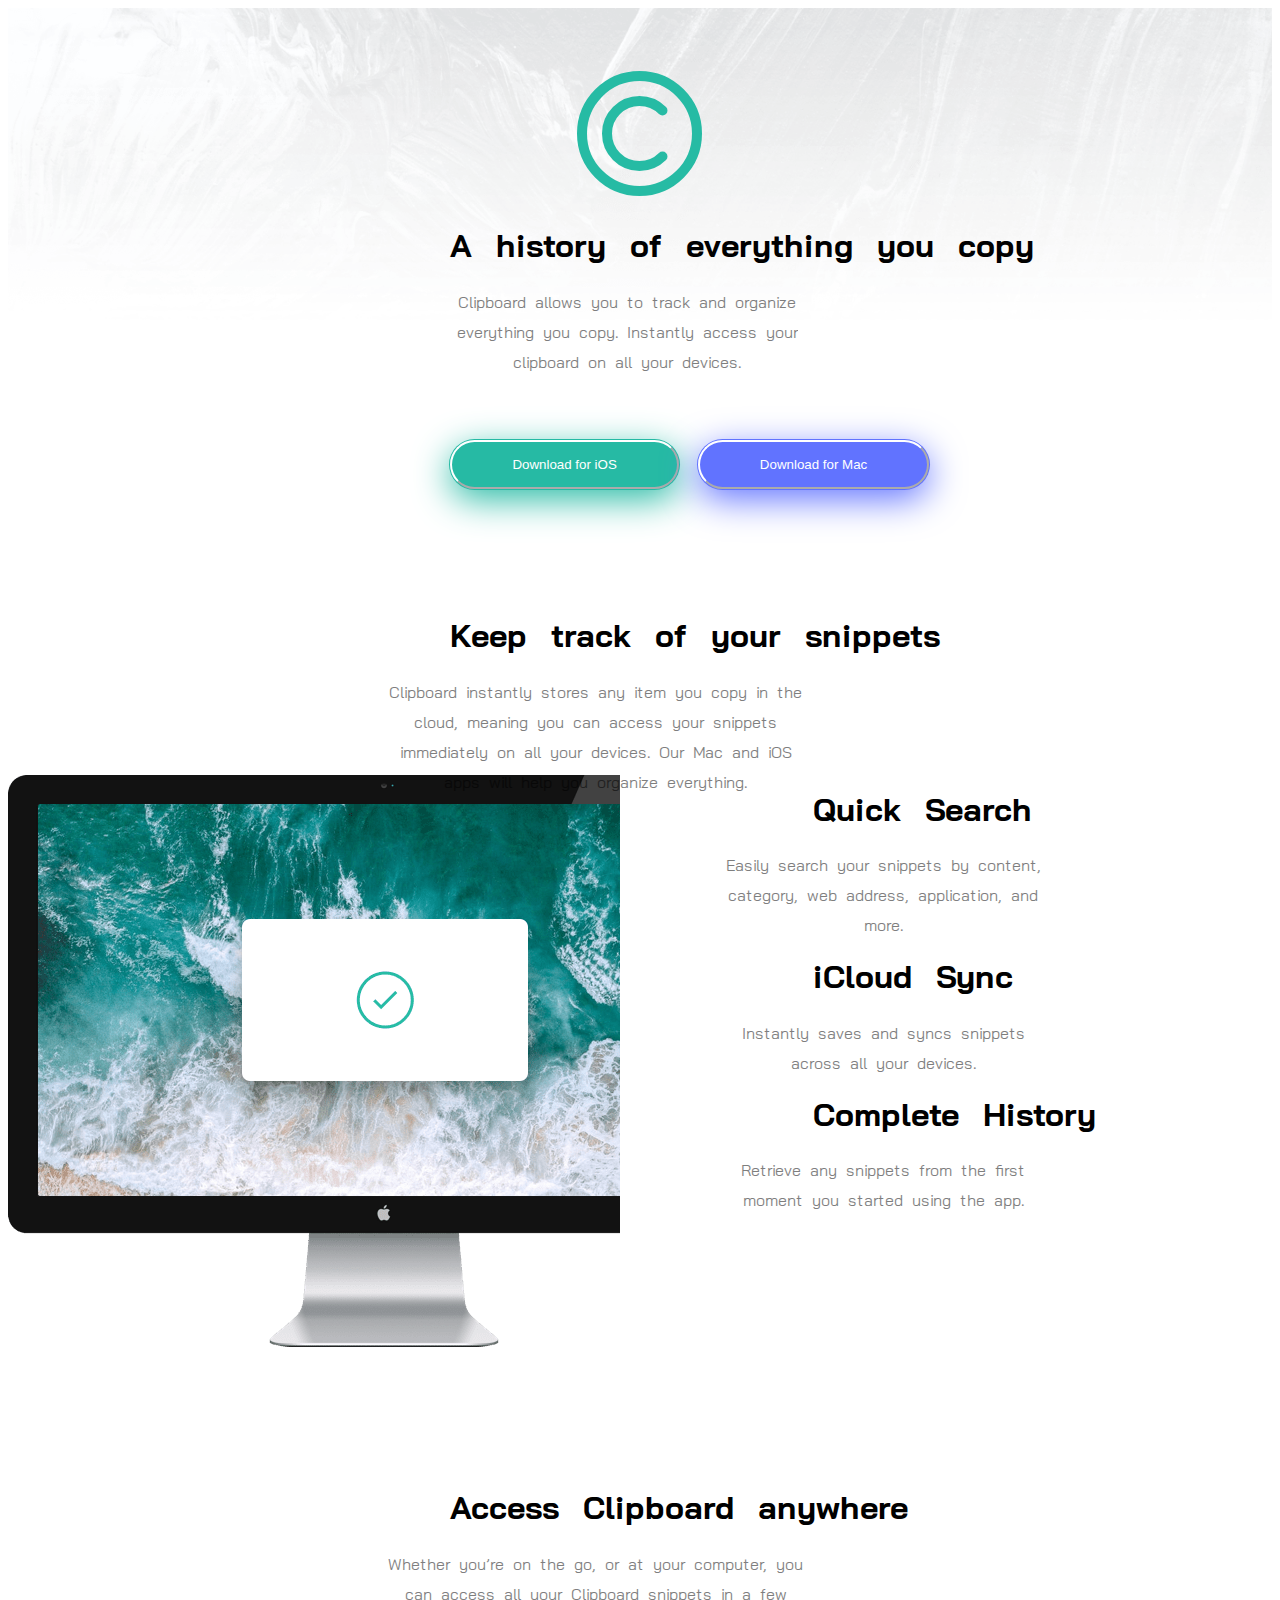
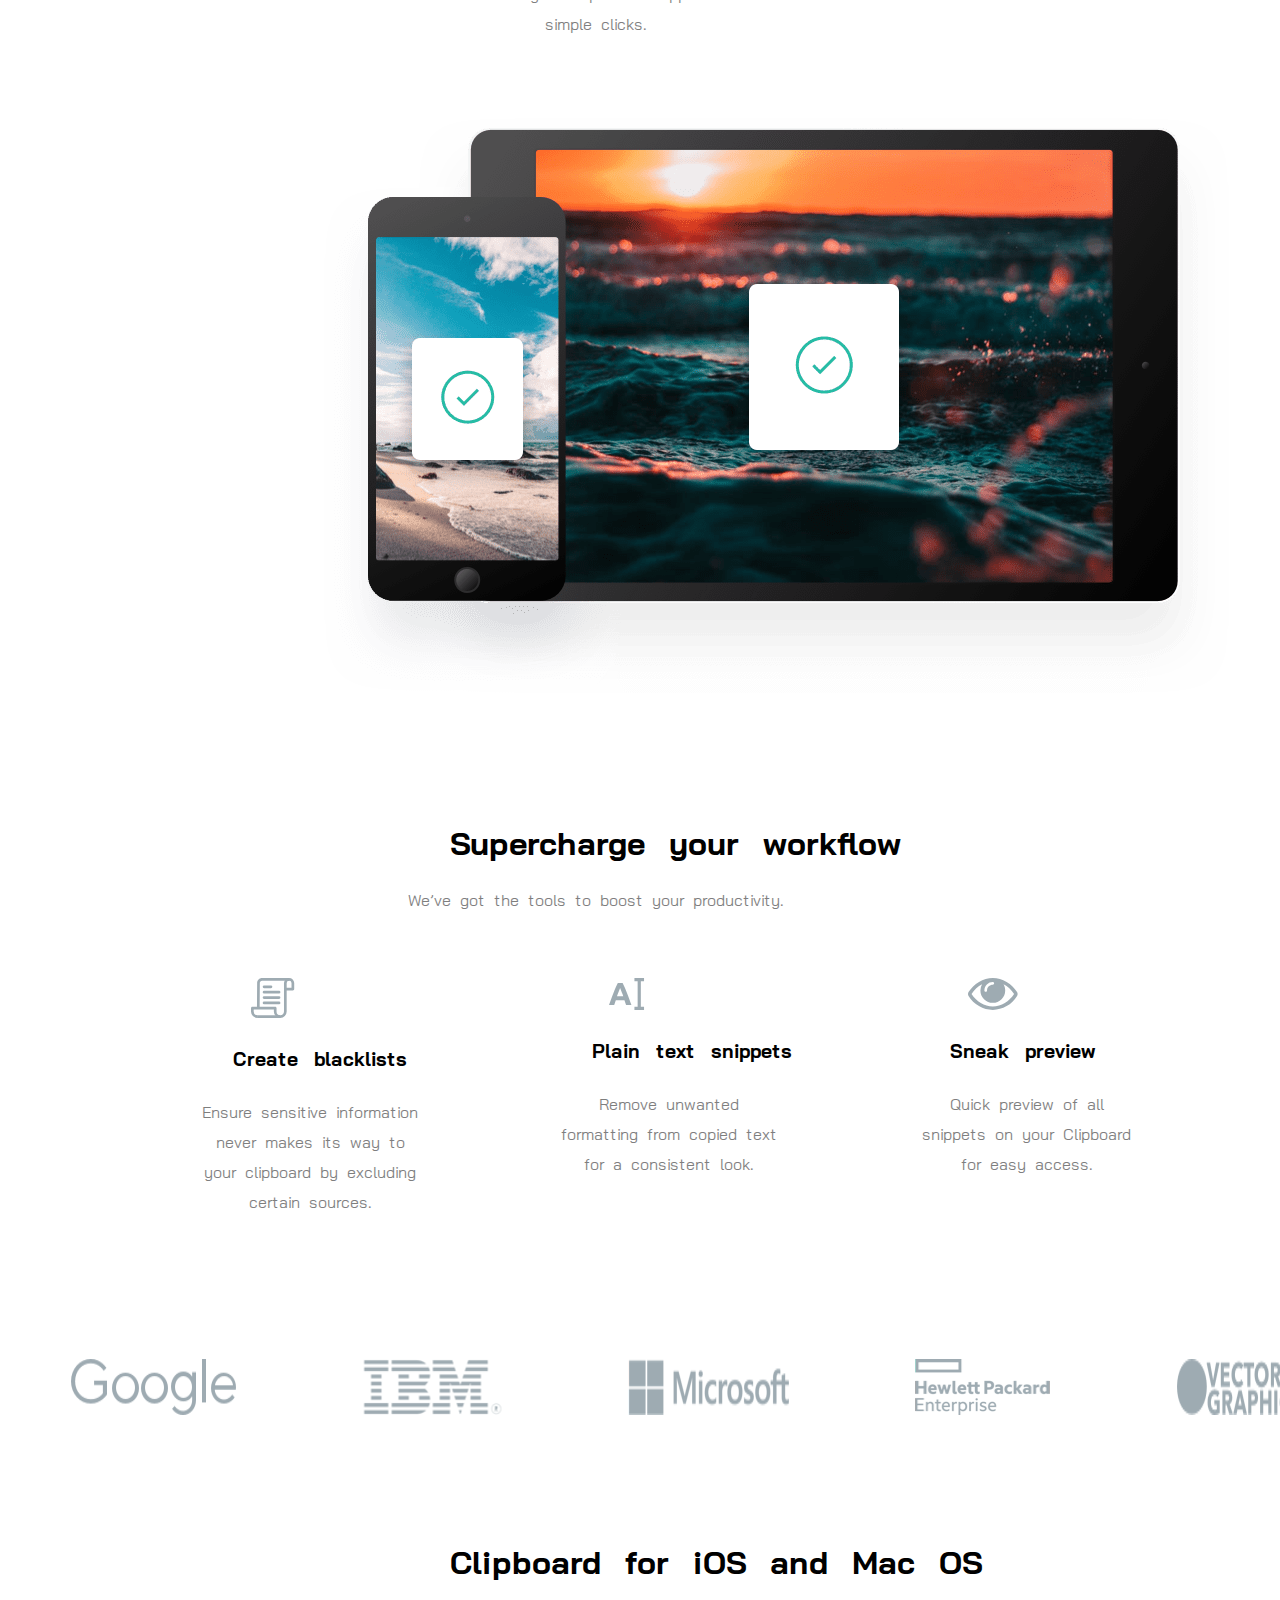
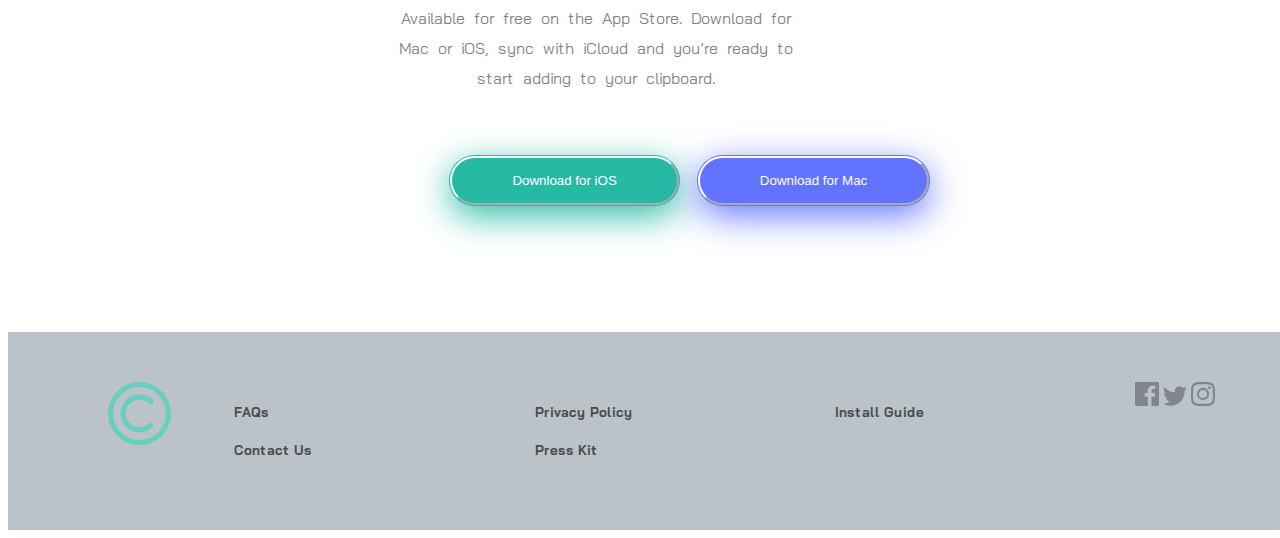
<file: clipboard/index.html>
<!DOCTYPE html>
<html lang="en">
<head>
  <meta charset="UTF-8">
  <meta name="viewport" content="width=device-width, initial-scale=1.0"> <!-- displays site properly based on user's device -->

  <link rel="icon" type="image/png" sizes="32x32" href="./images/favicon-32x32.png">
  
  <title>Frontend Mentor | Clipboard landing page</title>

  <!-- Feel free to remove these styles or customise in your own stylesheet 👍 -->
  <style>
    @import url('https://fonts.googleapis.com/css2?family=Bai+Jamjuree:ital@1&display=swap');
   body{
    overflow-x: hidden;
    font-family: 'Bai Jamjuree', sans-serif;
   }
.container{
  background-image: url("bg-header-desktop.png");
 background-repeat: no-repeat;
 background-size: contain;
  width:100%;
  height:500px;
  margin: auto;
  justify-content: center;

}
.logo{
 margin-top: 5%;
 margin-left: 45%;
}
h1{
  margin-top: 2%;
  margin-left: 35%;
  word-spacing: 15px;
}
p{
  opacity:0.5;
  font-weight: 30px;
  margin-left: 35%;
  margin-right: 37%;
  text-align: center;
  line-height: 30px;
  word-spacing: 5px;
}
.button{
  margin-top: 5%;
 margin-left: 35%;
}
button{
  border-color: white;
  border-radius: 50px;
  padding:15px 60px;
  margin-right: 15px;
 color:white;
 font-weight: 20px;
}
.btn1{
  box-shadow:hsl(171, 66%, 44%) 0px 10px 36px 0px, hsl(171, 66%, 44%) 0px 0px 0px 1px;
  background-color: hsl(171, 66%, 44%);
}
.btn2{
  box-shadow:hsl(233, 100%, 69%) 0px 10px 36px 0px, hsl(233, 100%, 69%) 0px 0px 0px 1px;
  background-color: hsl(233, 100%, 69%);
}
.container1{
  margin-top: 10%;


}
.p1{
  margin-left: 30%;
}
.container2{
  display:flex;
  margin-top: 20%;
  width:100%;
  height:600px;
}
.cmp{
  flex:1;
background-image: url("image-computer.png");
background-repeat: no-repeat;
background-position: left;
  
}
ul{
  flex:1;
  list-style-type: none;
  margin-left: 0%;
}
.p2{
  margin-left: 10%;
 
}
.h1{
  margin-left: 25%;
}
.device{
  margin-top: 5%;
  margin-left:25%;
}
.container3{
  margin-top:5%;
  display: flex;
  margin-left: 15%;
}
.ct1,.ct2,.ct3{
flex:50%;
}
.p{
  margin-left: 0%;
}
.i{
  margin-left:15%;
}
h4{
  word-spacing: 10px;
  font-size: larger;
  margin-left: 10%;
}
.container4{
  display: flex;
  margin-top: 10%;
}
.img{
flex:20%;
margin-left: 5%;
margin-right: 5%;
}
footer{
  width:100%;
  margin-top: 10%;
  background-color: hsl(201, 11%, 66%);
  display: flex;
 opacity: 0.7;
  padding:50px 100px;
}
 footer div{
flex:50%;
margin-left: 5%;
}
.logo1{
  width:5%;
  height: 10%;
}
.socialMedia{
 display:flex;
}

  </style>
</head>
<body>
  <div class="container">
    <img  class="logo" src="logo.svg">
   <h1>A history of everything you copy</h1>
<p >
  Clipboard allows you to track and organize everything you 
  copy. Instantly access your clipboard on all your devices.</p>
  <div class="button">
    <button class="btn1">   Download for iOS</button>
    <button class="btn2">     Download for Mac</button>
  </div>
  <div class="container1">
  <h1 >Keep track of your snippets</h1>
  <p class="p1"> Clipboard instantly stores any item you copy in the cloud, 
    meaning you can access your snippets immediately on all your 
    devices. Our Mac and iOS apps will help you organize everything.</p>
</div>

  </div>
  <div class="container2">
    <div class="cmp"></div>
    <ul>
      <li>
        <h1 class="h1">  Quick Search</h1>
        <p class="p2"> Easily search your snippets by content, category, web address, application, and more.</p>
      </li>
      <li>
        <h1 class="h1"> iCloud Sync</h1>
        <p class="p2"> 
          Instantly saves and syncs snippets across all your devices.</p>
      </li>
      <li>
        <h1 class="h1">  Complete History</h1>
        <p class="p2"> 
          Retrieve any snippets from the first moment you started using the app.</p>
      </li>
    </ul>
    
  </div>
  <div class="container1">
    <h1 >  Access Clipboard anywhere</h1>
    <p class="p1">   Whether you’re on the go, or at your computer, you can access all your Clipboard 
      snippets in a few simple clicks.
    </p>
    <img  class="device"src="image-devices.png">
  </div>
  <div class="container1">
    <h1 > Supercharge your workflow</h1>
    <p class="p1"> We’ve got the tools to boost your productivity.</p>
  </div>
  <div class="container3">
   <div class="ct1">
    <img class="i"src="icon-blacklist.svg">
    <h4>Create blacklists</h4>
    <p class="p"> Ensure sensitive information never makes its way to your clipboard by excluding certain sources.
    </p>
   </div>
   <div class="ct2">
    <img class="i" src="icon-text.svg">
    <h4>  Plain text snippets</h4>
    <p class="p">   Remove unwanted formatting from copied text for a consistent look.
    </p>
   </div>
   <div class="ct3">
    <img class="i"src="icon-preview.svg">
    <h4>Sneak preview
    </h4>
    <p class="p"> Quick preview of all snippets on your Clipboard for easy access.
    </p>
   </div>
  </div>

  <div class="container4">
    <img  class="img"src="logo-google.png">
    <img class="img"src="logo-ibm.png">
    <img class="img"src="logo-microsoft.png">
    <img class="img"src="logo-hp.png">
    <img class="img"src="logo-vector-graphics.png">
  </div>
  <div class="container1">
    <h1 >
      Clipboard for iOS and Mac OS</h1>
    <p class="p1">  Available for free on the App Store. Download for Mac or iOS, sync with iCloud 
      and you’re ready to start adding to your clipboard.
    </p>
    <div class="button">
      <button class="btn1">   Download for iOS</button>
      <button class="btn2">     Download for Mac</button>
    </div>
  </div>
  <footer>
    <img class="logo1" src="logo.svg">
    <div><h5>  FAQs</h5>
      <h5>   Contact Us</h5>
    </div>
    <div><h5>   Privacy Policy
    </h5>
      <h5>     Press Kit</h5>
  </div>
    <div><h5>   Install Guide</h5>
     
    </div>
    <div class="SocialMedia">
      <img src="icon-facebook.svg">
      <img src="icon-twitter.svg">
      <img src="icon-instagram.svg">
    </div>
   
  </footer>
  <!-- A history of everything you copy

  Clipboard allows you to track and organize everything you 
  copy. Instantly access your clipboard on all your devices.




  Keep track of your snippets

  Clipboard instantly stores any item you copy in the cloud, 
  meaning you can access your snippets immediately on all your 
  devices. Our Mac and iOS apps will help you organize everything.

  Quick Search

  Easily search your snippets by content, category, web address, application, and more.

  iCloud Sync

  Instantly saves and syncs snippets across all your devices.

  Complete History

  Retrieve any snippets from the first moment you started using the app.

  Access Clipboard anywhere

  Whether you’re on the go, or at your computer, you can access all your Clipboard 
  snippets in a few simple clicks.

  Supercharge your workflow

  We’ve got the tools to boost your productivity.

  Create blacklists

  Ensure sensitive information never makes its way to your clipboard by excluding certain sources.

  Plain text snippets

  Remove unwanted formatting from copied text for a consistent look.

  Sneak preview

  Quick preview of all snippets on your Clipboard for easy access.

  Clipboard for iOS and Mac OS

  Available for free on the App Store. Download for Mac or iOS, sync with iCloud 
  and you’re ready to start adding to your clipboard.

  Download for iOS
  Download for Mac

  FAQs
  Contact Us
  Privacy Policy
  Press Kit
  Install Guide
   -->
  
</body>
</html>
</file>
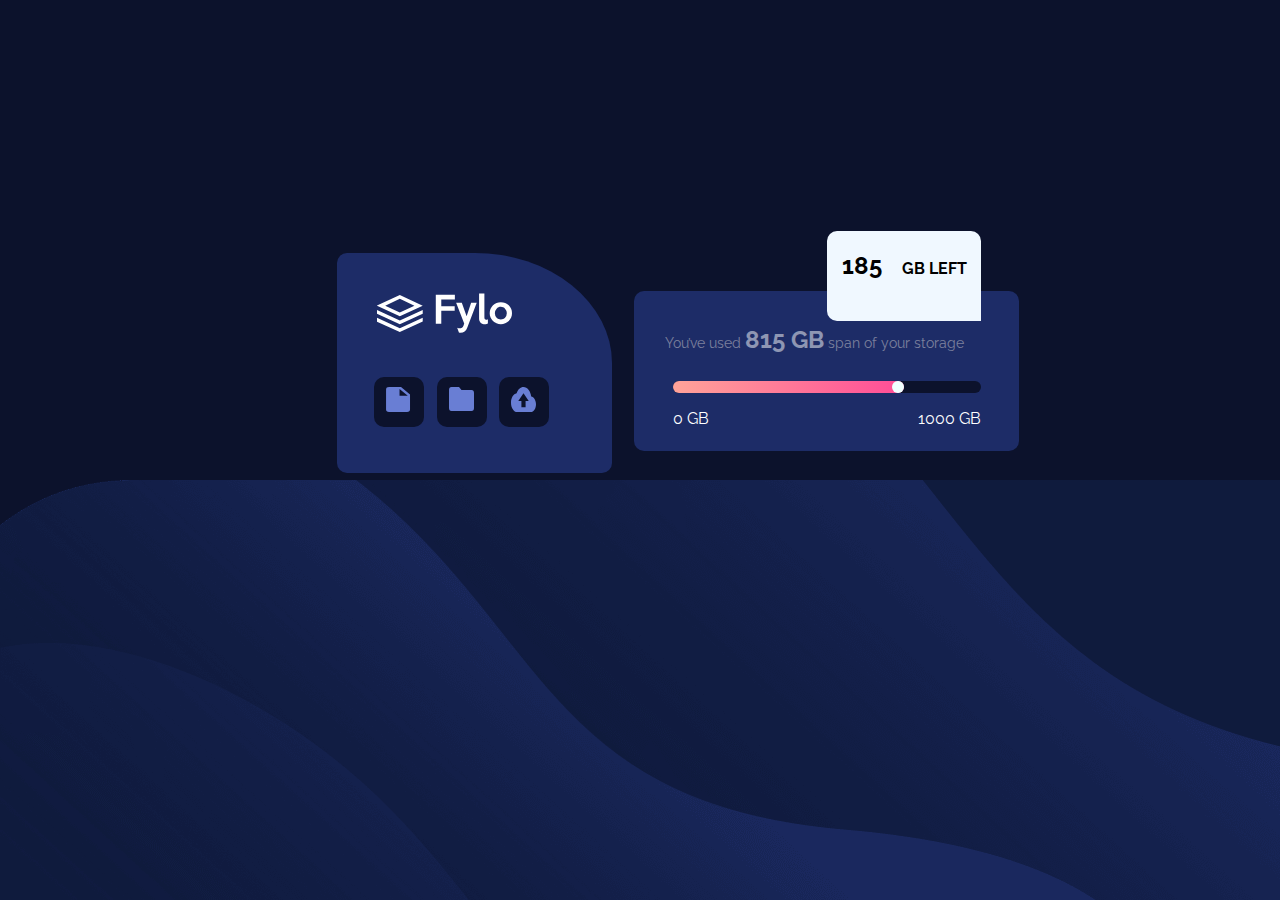
<file: fylo-data-storage-component-master/index.html>
<!DOCTYPE html>
<html lang="en">
<head>
  <meta charset="UTF-8">
  <meta name="viewport" content="width=device-width, initial-scale=1.0"> <!-- displays site properly based on user's device -->

  <link rel="icon" type="image/png" sizes="32x32" href="./images/favicon-32x32.png">

  
  <title>Frontend Mentor | Fylo data storage component</title>

<link rel="stylesheet" href="style.css">
</head>
<body>

  <!-- You’ve used 815 GB of your storage

  185 GB Left
  
  0 GB
  1000 GB
   -->
  
   <div class="container">
  
   <div class="box1">
     <img  class="logo" src="images/logo.svg">
     <div class="folder">
       <div class="box3">
       <img src="images/icon-document.svg">
      </div>
      <div class="box3">
       <img src="images/icon-folder.svg">
      </div>
      <div class="box3">
       <img src="images/icon-upload.svg">
      </div>
     </div>
   </div>
  
 
   <div class="box2">
     <div class ="box5">
      <b class="b">185</b>
     <p class="p3"> GB LEFT</p> 
     </div>
     <p class="p">You’ve used <span style="color: white;"><b>815 GB</b></span> span of your storage</p>
     <div class="bar">
       <div class="bar1">
         <div class="circle"></div>
      </div>
         <div class="value">
           <p >0 GB</p>
           <p class="p1">1000 GB</p>
         </div>

        
     </div>
   </div>
 
  </div>
  
</body>
</html>
</file>
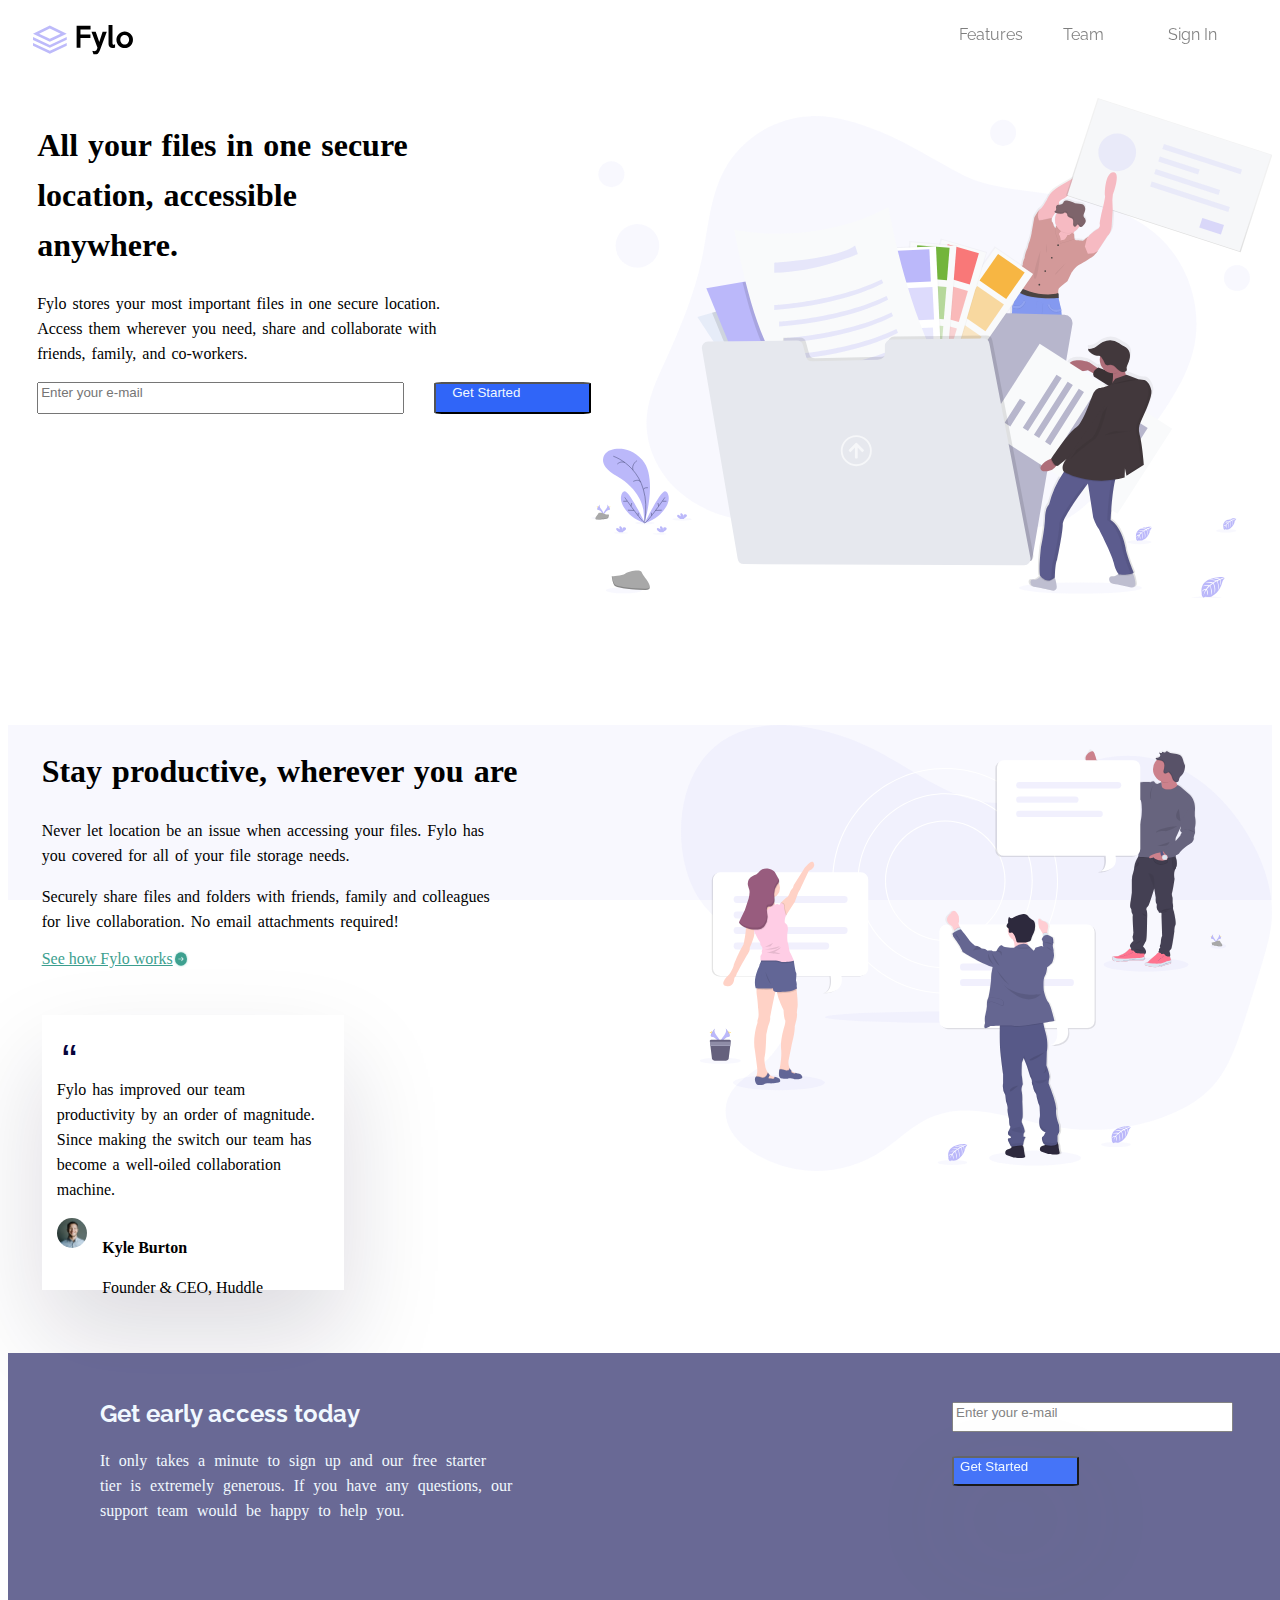
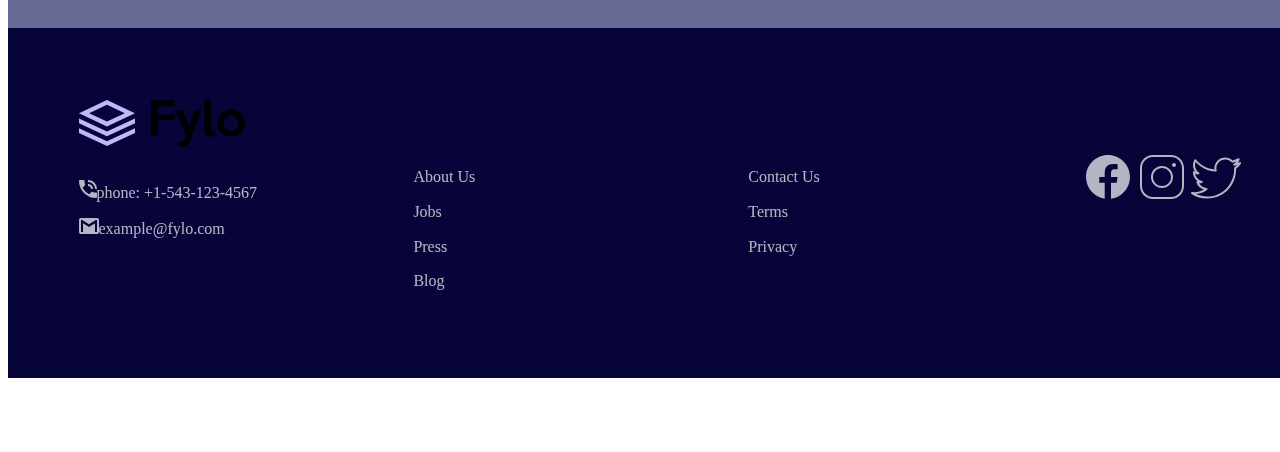
<file: fylo-landing-page-with-two-column-layout-master/index.html>
<!DOCTYPE html>
<html lang="en">
<head>
  <meta charset="UTF-8">
  <meta name="viewport" content="width=device-width, initial-scale=1.0"> <!-- displays site properly based on user's device -->

  <link rel="icon" type="image/png" sizes="32x32" href="./images/favicon-32x32.png">
  
  <title>Frontend Mentor | Fylo landing page with two column layout</title>

  <!-- Feel free to remove these styles or customise in your own stylesheet 👍 -->
  <style>
    @import url('https://fonts.googleapis.com/css2?family=Inter:wght@700&family=Lexend+Deca:wght@300;700&family=Outfit&family=Raleway&family=Red+Hat+Display:wght@500&display=swap');
    .nav{
      width:100%;
      height:10px;
      margin-top:2%;
      display:flex
    }
    .img1{
      margin-left: 2%;
      flex:70%;
    }
    .hi{
      flex:5%;
      font-family: 'Raleway', sans-serif;
      color: black;
      opacity: 0.5;
    }
    .content{
      margin-top: 5%;
      display: flex;
  
    }
    .info{
      margin-top: 10%;
      
      display: flex;
      background-image: url("images/bg-curve-desktop.svg");
      background-attachment: fixed;
      background-position:top;
      background-repeat:repeat-y;
      background-size: cover;
     
    
    }
  .content-left{
    flex:70%;
    width:50%;
    height: 500px;
    background-image: url("images/illustration-1.svg");
    float: right;
background-size: cover;
  background-repeat:no-repeat
  }

  .info-left{
   
    flex:70%;
    width:50%;
    height: 500px;
    background-image: url("images/illustration-2.svg");
    float: right;
  background-size:contain;
  background-repeat: no-repeat;
  }
  .content-right{
    flex: 60%;
  }
  
.content1{
  margin-left: 5%;
  margin-right: 28%;
  line-height: 50px;
  
  word-spacing: 2px;
}
.content3{
  margin-left: 5%;
  margin-right: 20%;
  line-height: 50px;
  
  word-spacing: 2px;
}
.content2{
  margin-left: 5%;
  margin-right: 25%;
 line-height: 25px;
  font-weight:400;
  word-spacing: 2px;
}

.form{
  display: flex;
}
.form1{
  margin-top: 10%;
}
.start-left{
flex:40%;
}
.start-right{
  flex:75%;
}
.link{
  display: flex;
}
a{
  margin-left: 5%;
  color:  hsl(170, 45%, 43%);
}
#email{
  flex:50%;
  margin-left: 5%;
  padding-right: 20%;
  padding-bottom: 2%;

}
.email1{
  margin-left: 5%;
  margin-top: 10%;
  
  padding-right: 70%;
  padding-bottom: 2%;
}
#button{
  flex: 30%;
  margin-left: 5%;
  padding-right: 10%;
  padding-bottom: 2%;
  background-color: hsl(224, 93%, 58%);
  color: aliceblue;
  border-radius: 5%;
  display: table-cell;
  vertical-align: middle;;
}
#button1{
  flex: 30%;
  margin-left: 5%;
  margin-top:5% ;
  padding-right: 10%;
  padding-bottom: 2%;
  background-color: hsl(224, 93%, 58%);
  color: aliceblue;
  border-radius: 5%;
  display: table-cell;
  vertical-align: middle;
  box-shadow: rgba(96, 94, 109, 0.15) 0px 48px 100px 0px;
}
.card{
  height:275px;
  width: 45%;
 
  margin-top: 7%;
  margin-left: 5%;
  margin-right: 20%;
  box-shadow: rgba(17, 12, 46, 0.15) 0px 48px 100px 0px;
}
.img2{
  margin-top: 10%;
  margin-left: 7%;
}
.content4{
  margin-left: 5%;
  margin-right: 5%;
 line-height: 25px;
  font-weight:400;
  word-spacing: 2px;
}
.person{
  display: flex;
}
.avatar{
  width:10%;
  height: 10%;
  border-radius: 50%;
  margin-left: 5%;
}.name{
  flex:90%;
  margin-left: 5%;
  display: block;
}
.start{
  height:275px;
  width: 1410px;
  background-color: hsl(238, 22%, 44%);
  margin-top: 5%;
  opacity: 0.9;
  display: flex;
}
.start-content{
  color: aliceblue;
  margin-left: 10%;
  flex:50%;
  margin-top: 5%;
  font-family: 'Raleway', sans-serif;
  
}
.content5{
  color: aliceblue;
  word-spacing: 5px;
  margin-right:45%;
  margin-left: 10%;
  line-height: 25px;
}
.footer{
  height:350px;
  width: 1410px;
  background-color: hsl(243, 87%, 12%);
}
.img3{
  margin-top: 5%;
  margin-left: 5%;
 fill: aliceblue;
}
.footer1{
  height:300px;
  width: 1410px;
  display: flex;
  color: white;
  opacity: 0.7;
  
}
.items{
flex:50%;
margin-top: 2%;
margin-left: 5%;
display: inline-block;
}
.emailimg{
  margin-top: 5%;
}
.about{
flex:50%;

}
.contact{
flex:50%;
}
.social{
flex:50%;
}
  </style>
</head>
<body>
  <div class="nav">
  <span class="img1"><img  style ="width:100px"src="images/logo.svg"></span>
  <span class="hi">
    Features
  </span>
  <span class="hi">
    Team
  </span>
  <span class="hi">
    Sign In
  </span>
  </div>
  <div class="content">
    
    <div class="content-right">
  
      <h1 class="content1"> All your files in one secure 
        location, accessible anywhere.</h1>
      <p class ="content2">
        Fylo stores your most important files in one secure location. 
        Access them wherever you need, share and collaborate with friends, 
        family, and co-workers.</p>
        <form  class="form">
          
          <input type="email" id="email" name="email" placeholder="Enter your e-mail">
       <button id ="button">Get Started</button>
        </form>
    </div>
    <div class="content-left">
    

    </div>
  </div>
</div>
<div class= "info">
  
  <div class="info-right">
<h1 class="content3">Stay productive, wherever you are</h1>

<p class="content2">
Never let location be an issue when accessing your files. Fylo has you 
covered for all of your file storage needs.
</p>
<p class="content2"> Securely share files and folders with friends, family and colleagues for 
live collaboration. No email attachments required!
</p>
<div class="link">
<a href="#">  See how Fylo works</a>
<img src="images/icon-arrow.svg">
</div>

<div class="card">
 <img  class ="img2"src="images/icon-quotes.svg">
 <p class="content4">
  Fylo has improved our team productivity by an order of magnitude. Since 
  making the switch our team has become a well-oiled collaboration machine.</p>
<div class="person">
<img  class ="avatar" src="images/avatar-testimonial.jpg">
<div class="name">
  <span><h4>Kyle Burton</h4></span>
  <span><p>Founder & CEO, Huddle</p></span>
</div>
</div>
  </div>

</div>
<div class="info-left"></div>
  </div>
  <div class="start">
    <div class="start-right">
<h2 class="start-content">

  Get early access today
</h2>
<p class="content5">It only takes a minute to sign up and our free starter tier is extremely generous. 
  If you have any questions, our support team would be happy to help you.</p>
    </div>
    <div class="start-left">
      <form  class="form1">
          
      <div> <input type="email1" id="email" name="email" placeholder="Enter your e-mail"></div>
    <div><button id ="button1">Get Started</button></div>
      </form>
    </div>
  </div>
  <div class="footer">
    <img  class="img3" src="images/logo.svg">
    <div class =footer1>
      <div class="items">
        <div><span><img src="images/icon-phone.svg">phone: +1-543-123-4567</span></div>
        <div class="emailimg"><span><img src="images/icon-email.svg">example@fylo.com</span></div>
      </div>
      <div class="about">
        <div class="emailimg">
          About Us
        </div>
        <div class="emailimg">
          Jobs
          
        </div>
        <div class="emailimg">
         
          Press
          
        </div>
      <div class="emailimg">
        
        Blog
      </div>
      </div>
      <div class="contact">
        <div class="emailimg">
          Contact Us
        </div>
        <div class="emailimg">
         
          Terms
        </div>
        <div class="emailimg">
         
          Privacy
          
        </div>
      </div>
      <div class="social">
        <span><svg xmlns="http://www.w3.org/2000/svg" x="0px" y="0px"
          width="50" height="50"
          viewBox="0 0 226 226"
          style=" fill:#000000;"><g fill="none" fill-rule="nonzero" stroke="none" stroke-width="1" stroke-linecap="butt" stroke-linejoin="miter" stroke-miterlimit="10" stroke-dasharray="" stroke-dashoffset="0" font-family="none" font-weight="none" font-size="none" text-anchor="none" style="mix-blend-mode: normal"><path d="M0,226v-226h226v226z" fill="none"></path><g fill="#ffffff"><path d="M113,13.56c-54.918,0 -99.44,44.522 -99.44,99.44c0,49.8556 36.725,91.01924 84.57824,98.21056v-71.85444h-24.60236v-26.13916h24.60236v-17.39296c0,-28.79692 14.03008,-41.43936 37.96348,-41.43936c11.46272,0 17.52404,0.84976 20.39424,1.23848v22.81696h-16.32624c-10.16096,0 -13.70916,9.63212 -13.70916,20.48916v14.28772h29.77776l-4.04088,26.13916h-25.73688v72.06688c48.53576,-6.58564 85.97944,-48.08376 85.97944,-98.423c0,-54.918 -44.522,-99.44 -99.44,-99.44z"></path></g></g></svg></span>
      <span><svg xmlns="http://www.w3.org/2000/svg" x="0px" y="0px"
        width="50" height="50"
        viewBox="0 0 226 226"
        style=" fill:#000000;"><g fill="none" fill-rule="nonzero" stroke="none" stroke-width="1" stroke-linecap="butt" stroke-linejoin="miter" stroke-miterlimit="10" stroke-dasharray="" stroke-dashoffset="0" font-family="none" font-weight="none" font-size="none" text-anchor="none" style="mix-blend-mode: normal"><path d="M0,226v-226h226v226z" fill="none"></path><g fill="#ffffff"><path d="M72.32,13.56c-32.39717,0 -58.76,26.36283 -58.76,58.76v81.36c0,32.39717 26.36283,58.76 58.76,58.76h81.36c32.39717,0 58.76,-26.36283 58.76,-58.76v-81.36c0,-32.39717 -26.36283,-58.76 -58.76,-58.76zM72.32,22.6h81.36c27.51091,0 49.72,22.20909 49.72,49.72v81.36c0,27.51091 -22.20909,49.72 -49.72,49.72h-81.36c-27.51091,0 -49.72,-22.20909 -49.72,-49.72v-81.36c0,-27.51091 22.20909,-49.72 49.72,-49.72zM167.24,49.72c-4.99265,0 -9.04,4.04735 -9.04,9.04c0,4.99265 4.04735,9.04 9.04,9.04c4.99265,0 9.04,-4.04735 9.04,-9.04c0,-4.99265 -4.04735,-9.04 -9.04,-9.04zM113,63.28c-27.40606,0 -49.72,22.31394 -49.72,49.72c0,27.40606 22.31394,49.72 49.72,49.72c27.40606,0 49.72,-22.31394 49.72,-49.72c0,-27.40606 -22.31394,-49.72 -49.72,-49.72zM113,72.32c22.52048,0 40.68,18.15952 40.68,40.68c0,22.52048 -18.15952,40.68 -40.68,40.68c-22.52048,0 -40.68,-18.15952 -40.68,-40.68c0,-22.52048 18.15952,-40.68 40.68,-40.68z"></path></g></g></svg></span>
      <span><svg xmlns="http://www.w3.org/2000/svg" x="0px" y="0px"
        width="50" height="50"
        viewBox="0 0 172 172"
        style=" fill:#000000;"><g fill="none" fill-rule="nonzero" stroke="none" stroke-width="1" stroke-linecap="butt" stroke-linejoin="miter" stroke-miterlimit="10" stroke-dasharray="" stroke-dashoffset="0" font-family="none" font-weight="none" font-size="none" text-anchor="none" style="mix-blend-mode: normal"><path d="M0,172v-172h172v172z" fill="none"></path><g fill="#ffffff"><path d="M117.7125,18.8125c-20.57281,0 -37.3025,16.72969 -37.3025,37.3025c0,1.23625 0.30906,2.44563 0.43,3.655c-25.43719,-2.43219 -47.93156,-14.68719 -63.21,-33.4325c-0.71219,-0.90031 -1.81406,-1.38406 -2.96969,-1.30344c-1.14219,0.08062 -2.16344,0.73906 -2.72781,1.73344c-3.21156,5.52281 -5.0525,11.87875 -5.0525,18.705c0,8.26406 2.95625,15.82938 7.525,22.0375c-0.88687,-0.38969 -1.85437,-0.60469 -2.6875,-1.075c-1.06156,-0.56437 -2.33812,-0.5375 -3.37281,0.08063c-1.03469,0.61812 -1.66625,1.73344 -1.67969,2.92937v0.43c0,12.67156 6.5575,23.67688 16.2325,30.4225c-0.1075,-0.01344 -0.215,0.02688 -0.3225,0c-1.1825,-0.20156 -2.37844,0.215 -3.17125,1.11531c-0.79281,0.90031 -1.04812,2.15 -0.69875,3.29219c3.84313,11.94594 13.6525,21.07 25.8,24.4025c-9.675,5.75125 -20.89531,9.1375 -33.0025,9.1375c-2.62031,0 -5.13312,-0.13437 -7.6325,-0.43c-1.6125,-0.215 -3.15781,0.72563 -3.69531,2.2575c-0.55094,1.53188 0.05375,3.23844 1.43781,4.085c15.52031,9.95719 33.94313,15.8025 53.75,15.8025c32.10219,0 57.28406,-13.41062 74.175,-32.5725c16.89094,-19.16187 25.6925,-44.04812 25.6925,-67.295c0,-0.98094 -0.08062,-1.935 -0.1075,-2.9025c6.30219,-4.82406 11.9325,-10.48125 16.34,-17.0925c0.87344,-1.27656 0.77938,-2.98312 -0.22844,-4.16562c-0.99438,-1.1825 -2.67406,-1.54531 -4.07156,-0.88688c-1.77375,0.79281 -3.84312,0.87344 -5.6975,1.505c2.44563,-3.26531 4.54188,-6.78594 5.805,-10.75c0.43,-1.35719 -0.04031,-2.84875 -1.15562,-3.73562c-1.11531,-0.87344 -2.67406,-0.98094 -3.89688,-0.24188c-5.87219,3.48031 -12.37594,5.92594 -19.2425,7.4175c-6.665,-6.235 -15.43969,-10.4275 -25.2625,-10.4275zM117.7125,25.6925c8.77469,0 16.70281,3.74906 22.2525,9.675c0.83313,0.86 2.05594,1.22281 3.225,0.9675c4.48813,-0.88687 8.74781,-2.19031 12.9,-3.87c-2.39187,3.225 -5.34812,5.97969 -8.815,8.0625c-1.57219,0.76594 -2.31125,2.58 -1.73344,4.23281c0.56437,1.63937 2.28437,2.59344 3.99094,2.21719c3.44,-0.41656 6.50375,-1.81406 9.7825,-2.6875c-2.94281,3.18469 -6.16781,6.06031 -9.675,8.6c-0.95406,0.69875 -1.47812,1.8275 -1.3975,3.01c0.05375,1.3975 0.1075,2.78156 0.1075,4.1925c0,21.5 -8.25062,44.84094 -23.9725,62.6725c-15.72187,17.83156 -38.8075,30.315 -69.015,30.315c-13.71969,0 -26.67344,-3.03687 -38.3775,-8.385c14.5125,-1.11531 27.89625,-6.24844 38.7,-14.7275c1.12875,-0.90031 1.57219,-2.40531 1.11531,-3.77594c-0.45688,-1.37063 -1.72,-2.31125 -3.15781,-2.35156c-11.34125,-0.20156 -20.84156,-6.79937 -25.9075,-16.125c0.18813,0 0.34938,0 0.5375,0c3.39969,0 6.75906,-0.43 9.89,-1.29c1.505,-0.44344 2.53969,-1.84094 2.48594,-3.41312c-0.05375,-1.57219 -1.16906,-2.91594 -2.70094,-3.25188c-12.24156,-2.4725 -21.41937,-12.44312 -23.5425,-24.8325c3.46688,1.19594 7.01438,2.13656 10.8575,2.2575c1.57219,0.09406 2.99656,-0.88687 3.48031,-2.37844c0.48375,-1.49156 -0.1075,-3.13094 -1.43781,-3.96406c-8.17,-5.46906 -13.545,-14.78125 -13.545,-25.37c0,-3.92375 1.02125,-7.525 2.365,-10.965c17.2,18.87969 41.28,31.41688 68.4775,32.7875c1.075,0.05375 2.12313,-0.38969 2.82188,-1.20937c0.69875,-0.83313 0.9675,-1.935 0.72562,-2.98313c-0.52406,-2.23062 -0.86,-4.59562 -0.86,-6.9875c0,-16.85062 13.57188,-30.4225 30.4225,-30.4225z"></path></g></g></svg></span>
        </div>
    </div>

  </div>
</div>

  <!-- Features
  Team
  Sign In

  All your files in one secure location, accessible anywhere.

  Fylo stores your most important files in one secure location. 
  Access them wherever you need, share and collaborate with friends, 
  family, and co-workers.

  Get Started

  Stay productive, wherever you are

  Never let location be an issue when accessing your files. Fylo has you 
  covered for all of your file storage needs.

  Securely share files and folders with friends, family and colleagues for 
  live collaboration. No email attachments required!

  See how Fylo works

  Fylo has improved our team productivity by an order of magnitude. Since 
  making the switch our team has become a well-oiled collaboration machine.

  Kyle Burton
  Founder & CEO, Huddle

  Get early access today

  It only takes a minute to sign up and our free starter tier is extremely generous. 
  If you have any questions, our support team would be happy to help you.

  Get Started For Free

  Phone: +1-543-123-4567
  example@fylo.com

  About Us
  Jobs
  Press
  Blog

  Contact Us
  Terms
  Privacy

  <footer>
    <p class="attribution">
      Challenge by <a href="https://www.frontendmentor.io?ref=challenge" target="_blank">Frontend Mentor</a>. 
      Coded by <a href="#">Your Name Here</a>.
    </p>
  </footer> -->
</body>
</html>
</file>
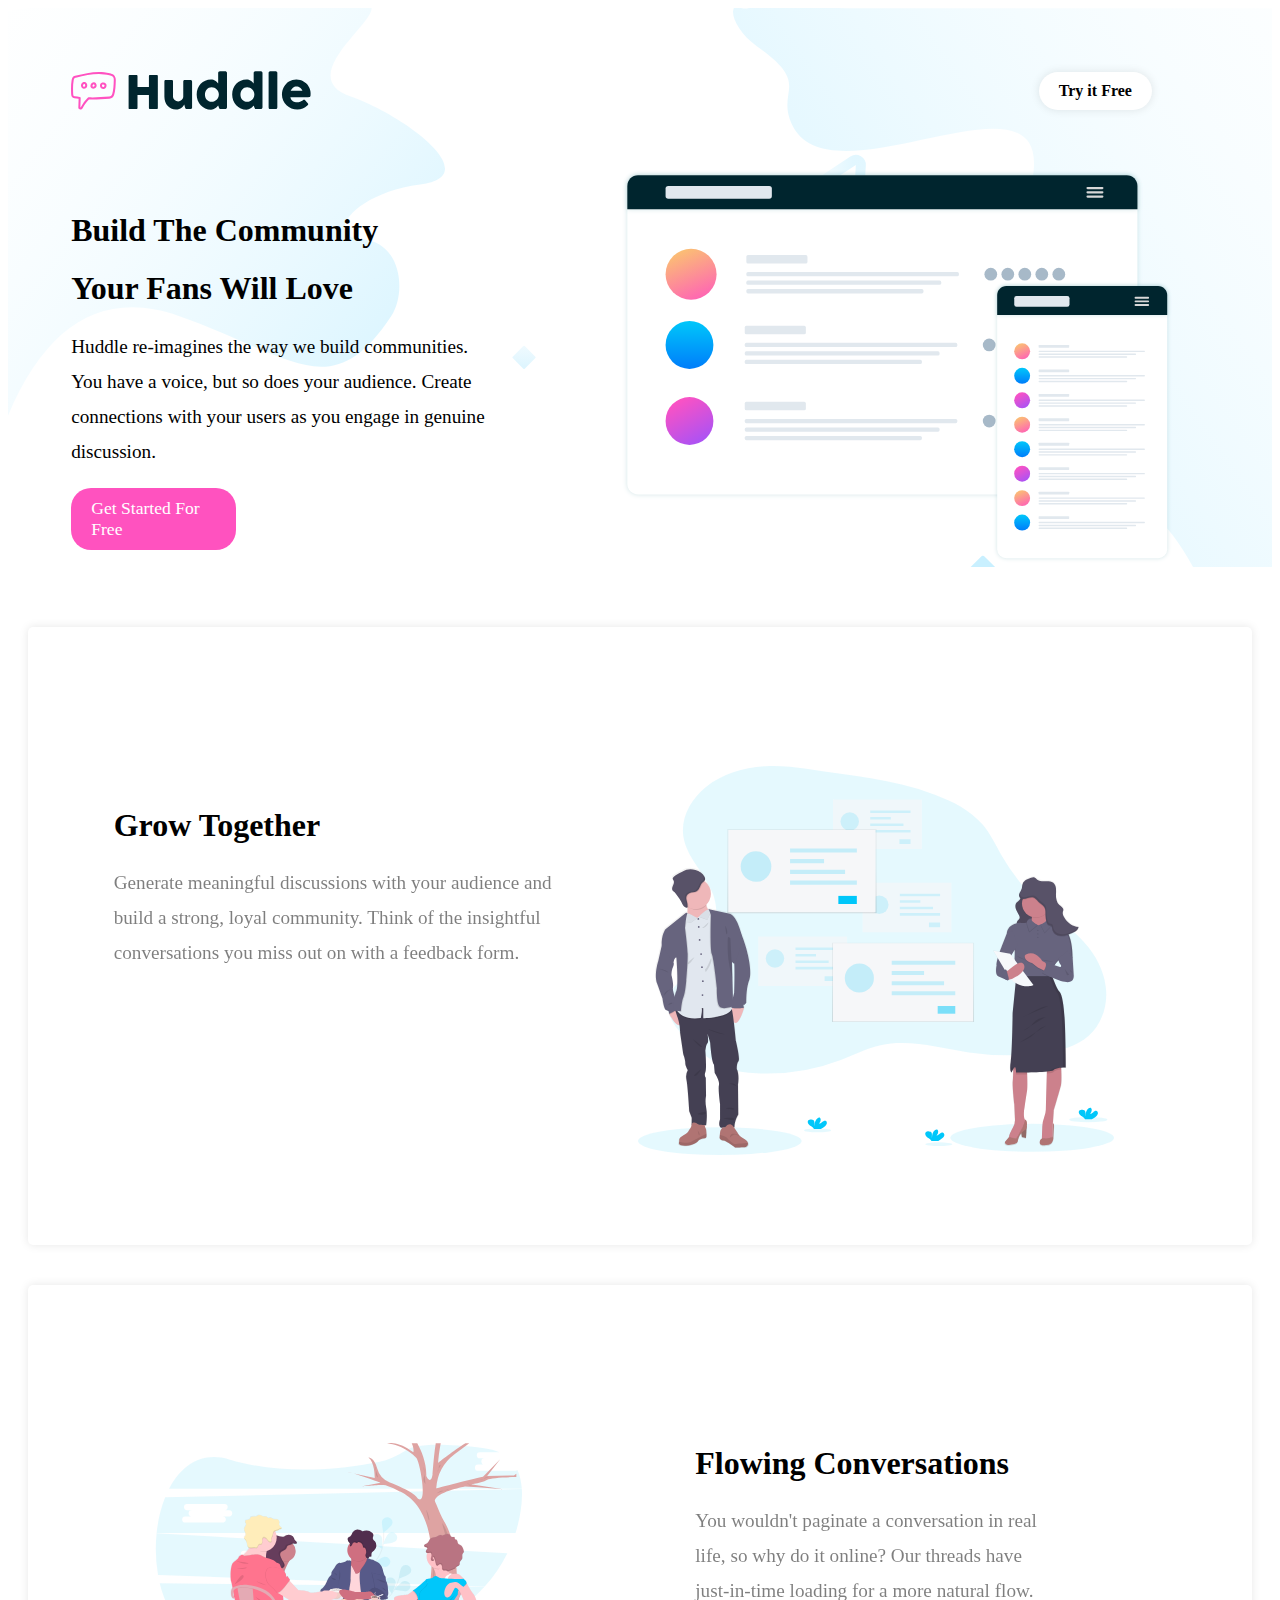
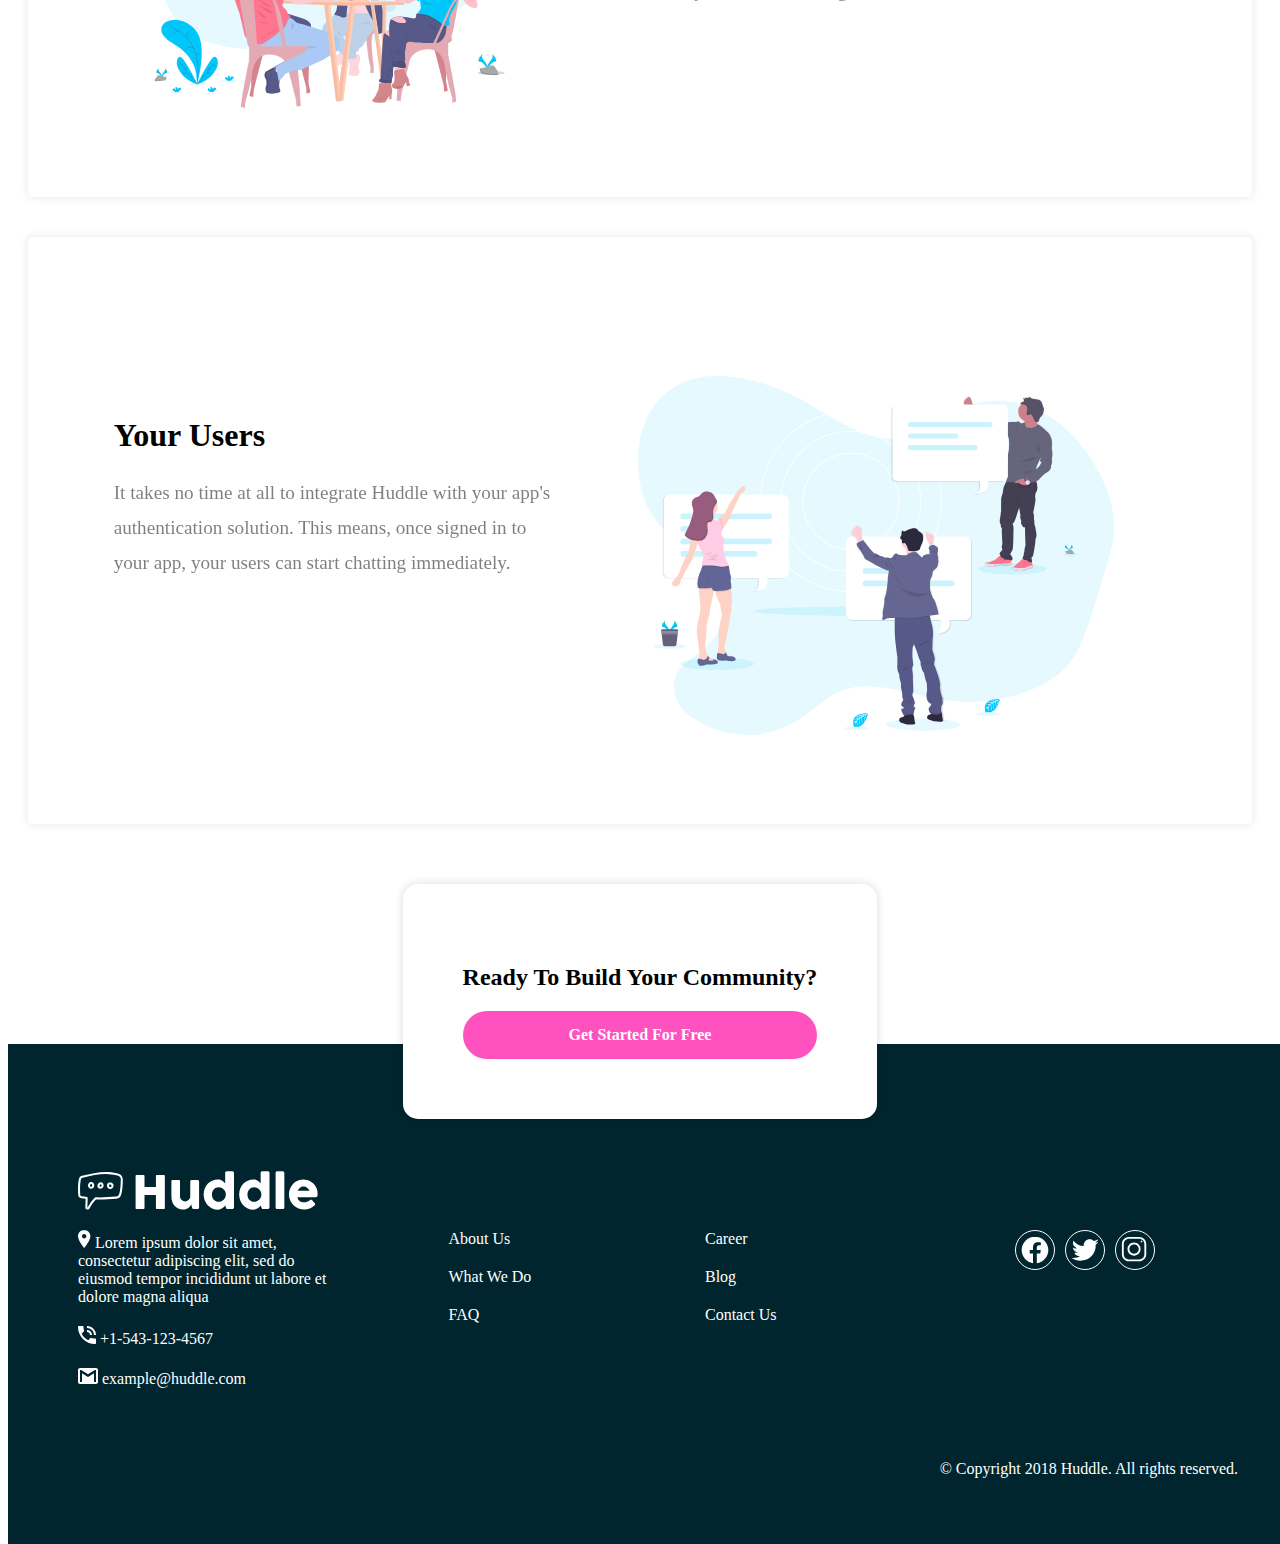
<file: huddle-landing-page-with-alternating-feature-blocks-master/index.html>
<!DOCTYPE html>
<html lang="en">
<head>
  <meta charset="UTF-8">
  <meta name="viewport" content="width=device-width, initial-scale=1.0"> <!-- displays site properly based on user's device -->

  <link rel="icon" type="image/png" sizes="32x32" href="./images/favicon-32x32.png">
  
  <title>Frontend Mentor | Huddle landing page with alternating feature blocks</title>

  <!-- Feel free to remove these styles or customise in your own stylesheet 👍 -->
  <style>
    *{
      box-sizing: border-box;
    }
    .container{
      background-image: url("images/bg-hero-desktop.svg");
     
      position: relative;
      padding-left: 5%;
      padding-top:5% ;
      
    }
    nav{
      display:flex;
      align-items: center;
      justify-content: space-between;
      
    }
    .button{
      padding: 10px 20px;
      margin-right: 10%;
      border-radius: 20px;
      background-color:  white;
      font-weight: 700;
     
      box-shadow: 0 0 10px rgb(0 0 0 / 10%);
    }
    .flex{
      display:flex;
      margin-top: 5%;
    }
    .flex >div:first-child{

      margin-top: 20px;
    }
    .flex >div:last-child{

      margin-right: 100px;
    }
    .flex>div{
      flex:1;
    }
    img{
      max-width: 100%;
    }
  
    .p{
font-weight: 400;
padding-right: 23%;
line-height: 35px;
font-size: 1.20em;
    }
    .box2{
      border-radius: 50px;
      background-color: hsl(322, 100%, 66%);
      cursor: pointer;
      font-size: 16px;
      font-weight: 700;
      padding: 15px 60px;
      color:white;
    }
    .box{
      padding: 10px 10px ;
      background-color: hsl(322, 100%, 66%);
      border-radius: 20px;
      margin-right: 70%;
      color:white;
      font-size: 1.1em;
      padding-left: 20px;
     
    }
    .container1{
      
    
      padding: 20px;
      margin: 0 auto;
      max-width: 100%;
      width: 1300px;
    }
 
    .card{
      background-color: #fff;
      box-shadow: 0 0 10px rgb(0 0 0 / 10%);
      border-radius: 5px;
      padding: 7%;
      margin-top: 40px;
      width: 100%;
      display: flex;
    }
   .card1{
    background-color: #fff;
    box-shadow: 0 0 10px rgb(0 0 0 / 10%);
    border-radius: 5px;
    padding: 7%;
    margin:auto;
    margin-top: 10%;
    width: 60%;
   }
    .p1{
      margin-right:5%;
      line-height: 35px;
      opacity: 0.5;
      font-size: 1.2em;
      font-weight: 500;
      
    }
    .img{
      margin-left:10%;
    }
    .text{
      margin-left:20%;
    }
    footer{
      
      padding: 50px;
background-color: hsl(192, 100%, 9%);
  width:100%;
  color: white;
  position: absolute;
    }
    .flex-align{
      
      display: flex;
    }
    .logo{
      filter: brightness(0) invert(1);
     margin-top: 5%;
    }
   
 
    footer ul {
      list-style-type: none;
      padding-left: 0px;
      flex:1;
    }
    ul:first-child{
      padding-left: 0px;
      padding-right: 10%;
    }
   
    footer ul li {
      margin-bottom: 20px;
    }
    
    footer .social-media {
      display: flex;
     
      justify-content: center;
    }
    
    footer .circle {
      border: 1px solid #fff;
      border-radius: 50%;
      color: #fff;
      display: inline-flex;
      align-items: center;
      justify-content: center;
      margin-right: 10px;
      height: 40px;
      width: 40px;
      text-decoration: none;
    }
    
    footer p {
      text-align: right;
    }
    .fa-facebook {
     
      color: white;
    }
    .box1{
      background-color: #fff;
      border-radius: 15px;
      box-shadow: 0 0 10px rgb(0 0 0 / 15%);
      margin: 40px 0;
      padding: 60px;
    }
    .small-box{
      display: inline-block;
      position: relative;
      margin-bottom: -50%;
      z-index: 1;
  }
    
  .center {
    text-align: center;
}
.container2 {
  padding: 0 20px;
  margin: 0 auto;
  max-width: 100%;
  width: 1000px;
}

  </style>
</head>
<body>
<div class="container">
  <nav>
<img src="images/logo.svg" alt="logo">
<div class="button">Try it Free</div>
  </nav>
  <div class ="flex">
    <div>
      <h1>
        Build The Community </h1>
       <h1>Your Fans Will Love
      </h1>
      <p class="p"> Huddle re-imagines the way we build communities. You have a voice,
         but so does your audience. 
        Create connections with
         your users as you engage in genuine discussion.
      </p>
      <div class ="box"> Get Started For Free</div>
    </div>
<div > 
  <img src="images/illustration-mockups.svg">
</div>
  </div>
</div>
<div class="container1">
  <div class="card">
    <div class ="flex">
      <div>
        <h1>
         
  Grow Together</h1>
         
        <p class="p1"> Generate meaningful discussions with your audience and build a strong, loyal community. 
          Think of the insightful conversations you miss out on with a feedback form. 
        </p>
       
      </div>
  <div > 
    <img  class="img" src="images/illustration-grow-together.svg">
  </div>
    </div>
  </div>
  <div class="card">
    <div class ="flex">
      <div > 
        <img  class="img" src="images/illustration-flowing-conversation.svg">
      </div>
      <div class="text">
        <h1>
          Flowing Conversations

  </h1>
         
        <p class="p1"> You wouldn't paginate a conversation in real life, so why do it online? Our threads 
          have just-in-time loading for a more natural flow.
        
        </p>
       
      </div>
  
    </div>
  </div>
    
  <div class="card">
    <div class ="flex">
      <div>
        <h1>
         
          Your Users</h1>
         
        <p class="p1"> It takes no time at all to integrate Huddle with your app's authentication solution. 
          This means, once signed in to your app, your users can start chatting immediately.
        </p>
       
      </div>
  <div > 
    <img  class="img" src="images/illustration-your-users.svg">
  </div>
    </div>
  </div>
</div>
<div class="container2 center">
  <div class="box1 small-box">
    <h2>Ready To Build Your Community?</h2>
    <div class ="box2"> Get Started For Free</div>
  </div>
</div>
<footer>
 


  <div class="container1">
<div> <img  class="logo" src="images/logo.svg"></div>
<div class="flex-align">
  <ul>
    <li><img src="images/icon-location.svg"> Lorem ipsum dolor sit amet, consectetur adipiscing elit, sed do eiusmod tempor 
      incididunt ut labore et dolore magna aliqua</li>
    <li><img src="images/icon-phone.svg"> +1-543-123-4567</li>
    <li><img src="images/icon-email.svg"> example@huddle.com</li>
  </ul>
  <ul>
    <li>About Us
     </li>
    <li>
      What We Do
      </li>
    <li>
   
  FAQ
    </li>
  </ul>
  <ul>
    <li>Career
     </li>
    <li>
      Blog
      </li>
    <li>
      Contact Us</li>
  </ul>
  <ul class="social-media">
    <li>
      <a class="circle" href="#">
        <svg xmlns="http://www.w3.org/2000/svg" x="0px" y="0px"
        width="32" height="32"
        viewBox="0 0 172 172"
        style=" fill:#000000;"><g fill="none" fill-rule="nonzero" stroke="none" stroke-width="1" stroke-linecap="butt" stroke-linejoin="miter" stroke-miterlimit="10" stroke-dasharray="" stroke-dashoffset="0" font-family="none" font-weight="none" font-size="none" text-anchor="none" style="mix-blend-mode: normal"><path d="M0,172v-172h172v172z" fill="none"></path><g fill="#ffffff"><path d="M86,14.33333c-39.5815,0 -71.66667,32.08517 -71.66667,71.66667c0,35.9265 26.4665,65.5965 60.9525,70.778v-51.78633h-17.73033v-18.84117h17.73033v-12.5345c0,-20.75467 10.11217,-29.8635 27.36233,-29.8635c8.26317,0 12.62767,0.60917 14.69883,0.88867v16.44033h-11.76767c-7.32433,0 -9.88283,6.9445 -9.88283,14.7705v10.2985h21.46417l-2.90967,18.84117h-18.54733v51.93683c34.9805,-4.73717 61.963,-34.65083 61.963,-70.9285c0,-39.5815 -32.08517,-71.66667 -71.66667,-71.66667z"></path></g></g></svg>
      </a>
    </li>
    <li>
      <a class="circle" href="#">
        <svg xmlns="http://www.w3.org/2000/svg" x="0px" y="0px"
        width="32" height="32"
        viewBox="0 0 172 172"
        style=" fill:#000000;"><g fill="none" fill-rule="nonzero" stroke="none" stroke-width="1" stroke-linecap="butt" stroke-linejoin="miter" stroke-miterlimit="10" stroke-dasharray="" stroke-dashoffset="0" font-family="none" font-weight="none" font-size="none" text-anchor="none" style="mix-blend-mode: normal"><path d="M0,172v-172h172v172z" fill="none"></path><g fill="#ffffff"><path d="M157.66667,28.6595c-5.59,3.31817 -16.80583,7.84033 -23.39917,9.14467c-0.1935,0.05017 -0.35117,0.11467 -0.5375,0.16483c-5.8265,-5.74767 -13.81017,-9.3095 -22.64667,-9.3095c-17.80917,0 -32.25,14.44083 -32.25,32.25c0,0.93883 -0.07883,2.666 0,3.58333c-24.02983,0 -42.31917,-12.58467 -55.43417,-28.66667c-1.42617,3.58333 -2.04967,9.245 -2.04967,14.56267c0,10.0405 7.8475,19.90183 20.06667,26.015c-2.25033,0.5805 -4.73,0.99617 -7.31,0.99617c-4.16383,0 -8.57133,-1.0965 -12.60617,-4.42183c0,0.12183 0,0.2365 0,0.3655c0,14.03233 14.89233,23.5855 28.13633,26.24433c-2.6875,1.58383 -8.1055,1.7415 -10.75,1.7415c-1.86333,0 -8.45667,-0.85283 -10.21967,-1.1825c3.68367,11.5025 16.97067,17.96683 29.63417,18.19617c-9.90433,7.76867 -16.77717,10.64967 -37.05883,10.64967h-6.90867c12.814,8.213 29.1325,14.3405 45.48683,14.3405c53.24833,0 83.51317,-40.58483 83.51317,-78.8405c0,-0.61633 -0.01433,-1.90633 -0.03583,-3.2035c0,-0.129 0.03583,-0.25083 0.03583,-0.37983c0,-0.1935 -0.05733,-0.37983 -0.05733,-0.57333c-0.0215,-0.97467 -0.043,-1.88483 -0.0645,-2.35783c5.66167,-4.085 10.57083,-9.1805 14.45517,-14.9855c-5.19583,2.30767 -10.7715,3.85567 -16.62667,4.558c5.977,-3.58333 14.4695,-12.126 16.62667,-18.89133z"></path></g></g></svg>
      </a>
    </li>
    <li>
      <a class="circle" href="#">
       <svg xmlns="http://www.w3.org/2000/svg" x="0px" y="0px"
width="30" height="30"
viewBox="0 0 172 172"
style=" fill:#000000;"><g fill="none" fill-rule="nonzero" stroke="none" stroke-width="1" stroke-linecap="butt" stroke-linejoin="miter" stroke-miterlimit="10" stroke-dasharray="" stroke-dashoffset="0" font-family="none" font-weight="none" font-size="none" text-anchor="none" style="mix-blend-mode: normal"><path d="M0,172v-172h172v172z" fill="none"></path><g fill="#ffffff"><path d="M51.31446,10.75c-22.33984,0 -40.56446,18.22461 -40.56446,40.56446v58.66308c0,22.29785 18.22461,40.52246 40.56446,40.52246h58.66308c22.29785,0 40.52246,-18.2246 40.52246,-40.56445v-58.62109c0,-22.33984 -18.2246,-40.56446 -40.56445,-40.56446zM51.31446,21.5h58.62109c16.54492,0 29.81445,13.26953 29.81445,29.81446v58.62109c0,16.54492 -13.26953,29.81445 -29.77246,29.81445h-58.66308c-16.54493,0 -29.81446,-13.26953 -29.81446,-29.77246v-58.66308c0,-16.54493 13.26953,-29.81446 29.81446,-29.81446zM123.625,32.25c-2.98145,0 -5.375,2.39355 -5.375,5.375c0,2.98145 2.39355,5.375 5.375,5.375c2.98145,0 5.375,-2.39355 5.375,-5.375c0,-2.98145 -2.39355,-5.375 -5.375,-5.375zM80.625,43c-20.70215,0 -37.625,16.92285 -37.625,37.625c0,20.70215 16.92285,37.625 37.625,37.625c20.70215,0 37.625,-16.92285 37.625,-37.625c0,-20.70215 -16.92285,-37.625 -37.625,-37.625zM80.625,53.75c14.90723,0 26.875,11.96777 26.875,26.875c0,14.90723 -11.96777,26.875 -26.875,26.875c-14.90723,0 -26.875,-11.96777 -26.875,-26.875c0,-14.90723 11.96777,-26.875 26.875,-26.875z"></path></g></g></svg>
      </a>
    </li>
  </ul>
</div>
  </div>
  <p>&copy; Copyright 2018 Huddle. All rights reserved.</p>
</footer>
  <!-- Try It Free

  Build The Community Your Fans Will Love

  Huddle re-imagines the way we build communities. You have a voice, but so does your audience. 
  Create connections with your users as you engage in genuine discussion. 

  Get Started For Free

  Grow Together

  Generate meaningful discussions with your audience and build a strong, loyal community. 
  Think of the insightful conversations you miss out on with a feedback form. 

  Flowing Conversations

  You wouldn't paginate a conversation in real life, so why do it online? Our threads 
  have just-in-time loading for a more natural flow.

  Your Users

  It takes no time at all to integrate Huddle with your app's authentication solution. 
  This means, once signed in to your app, your users can start chatting immediately.

  Ready To Build Your Community?

  Get Started For Free

  Lorem ipsum dolor sit amet, consectetur adipiscing elit, sed do eiusmod tempor 
  incididunt ut labore et dolore magna aliqua

  +1-543-123-4567
  example@huddle.com

  About Us
  What We Do
  FAQ

  Career
  Blog
  Contact Us

  &copy; Copyright 2018 Huddle. All rights reserved.

  <footer>
    <p class="attribution">
      Challenge by <a href="https://www.frontendmentor.io?ref=challenge" target="_blank">Frontend Mentor</a>. 
      Coded by <a href="#">Your Name Here</a>. -->
    <!-- </p>
  </footer> -->
</body>
</html>
</file>
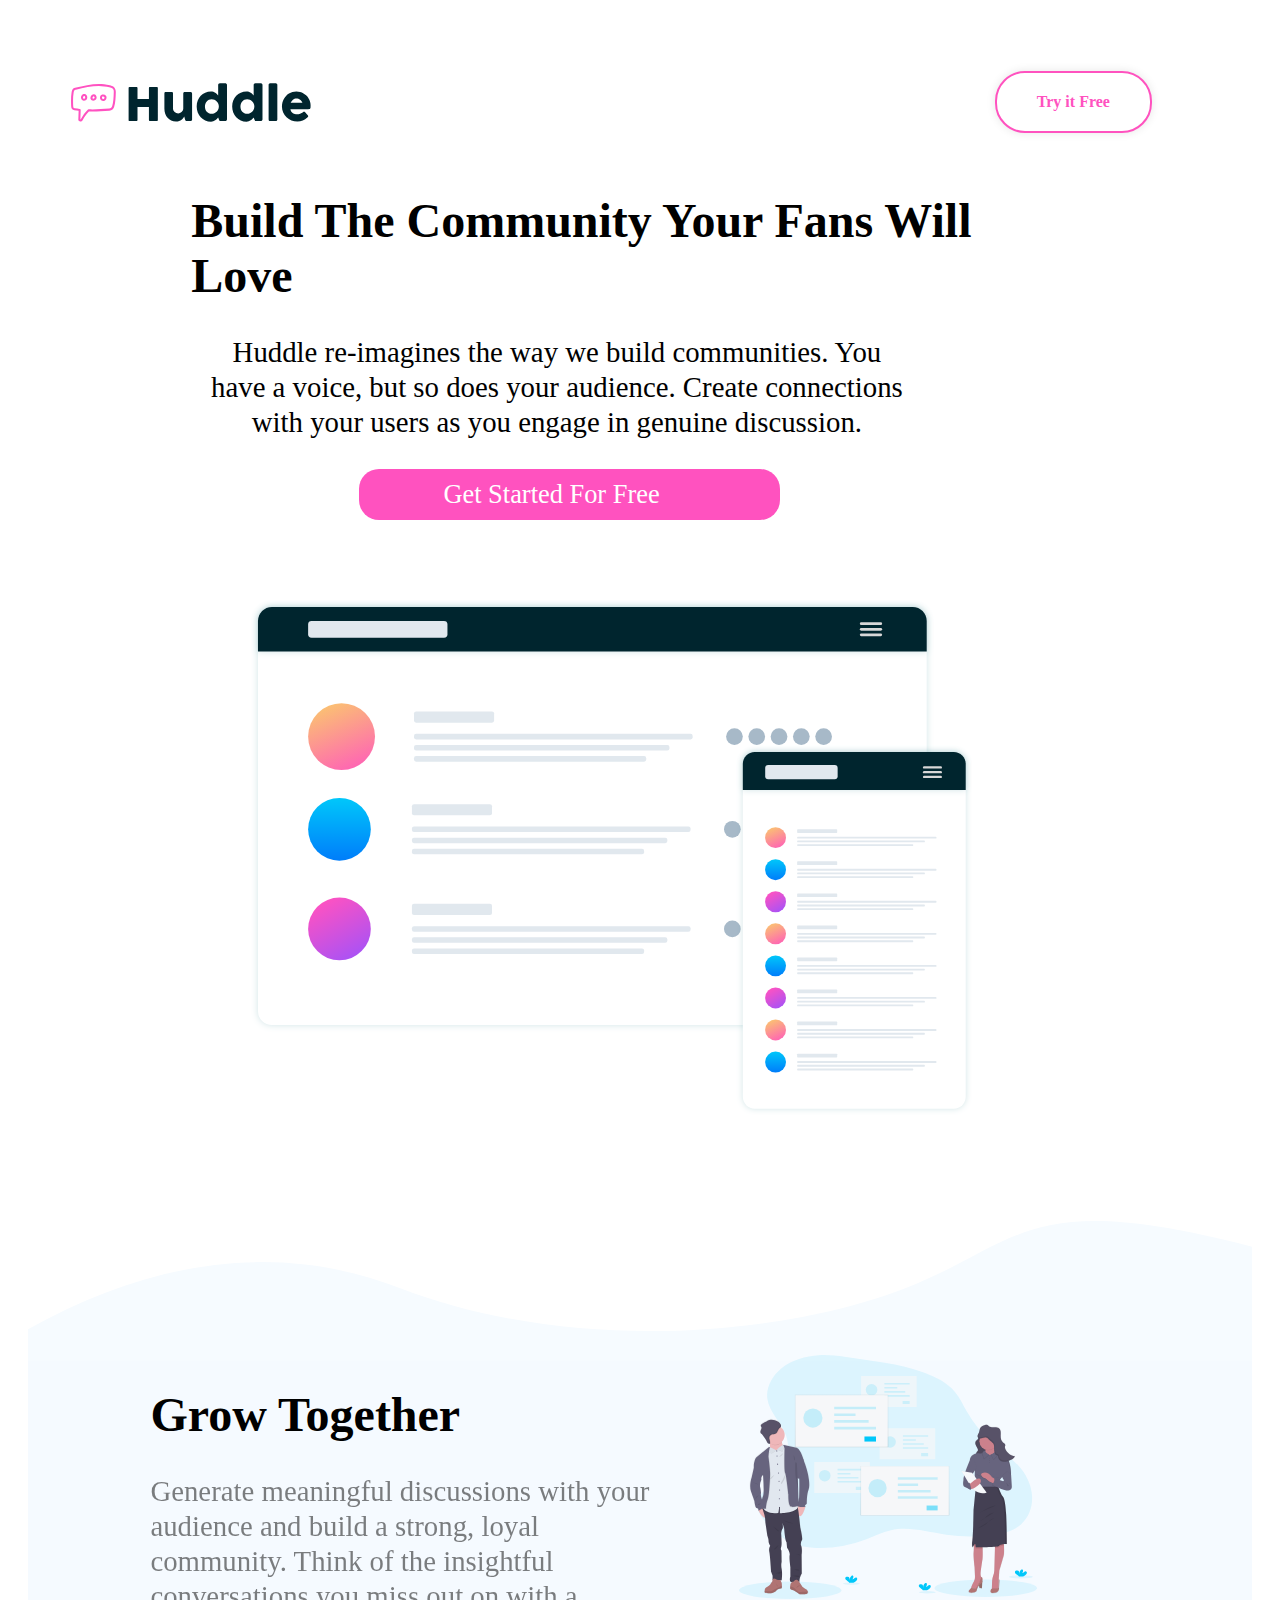
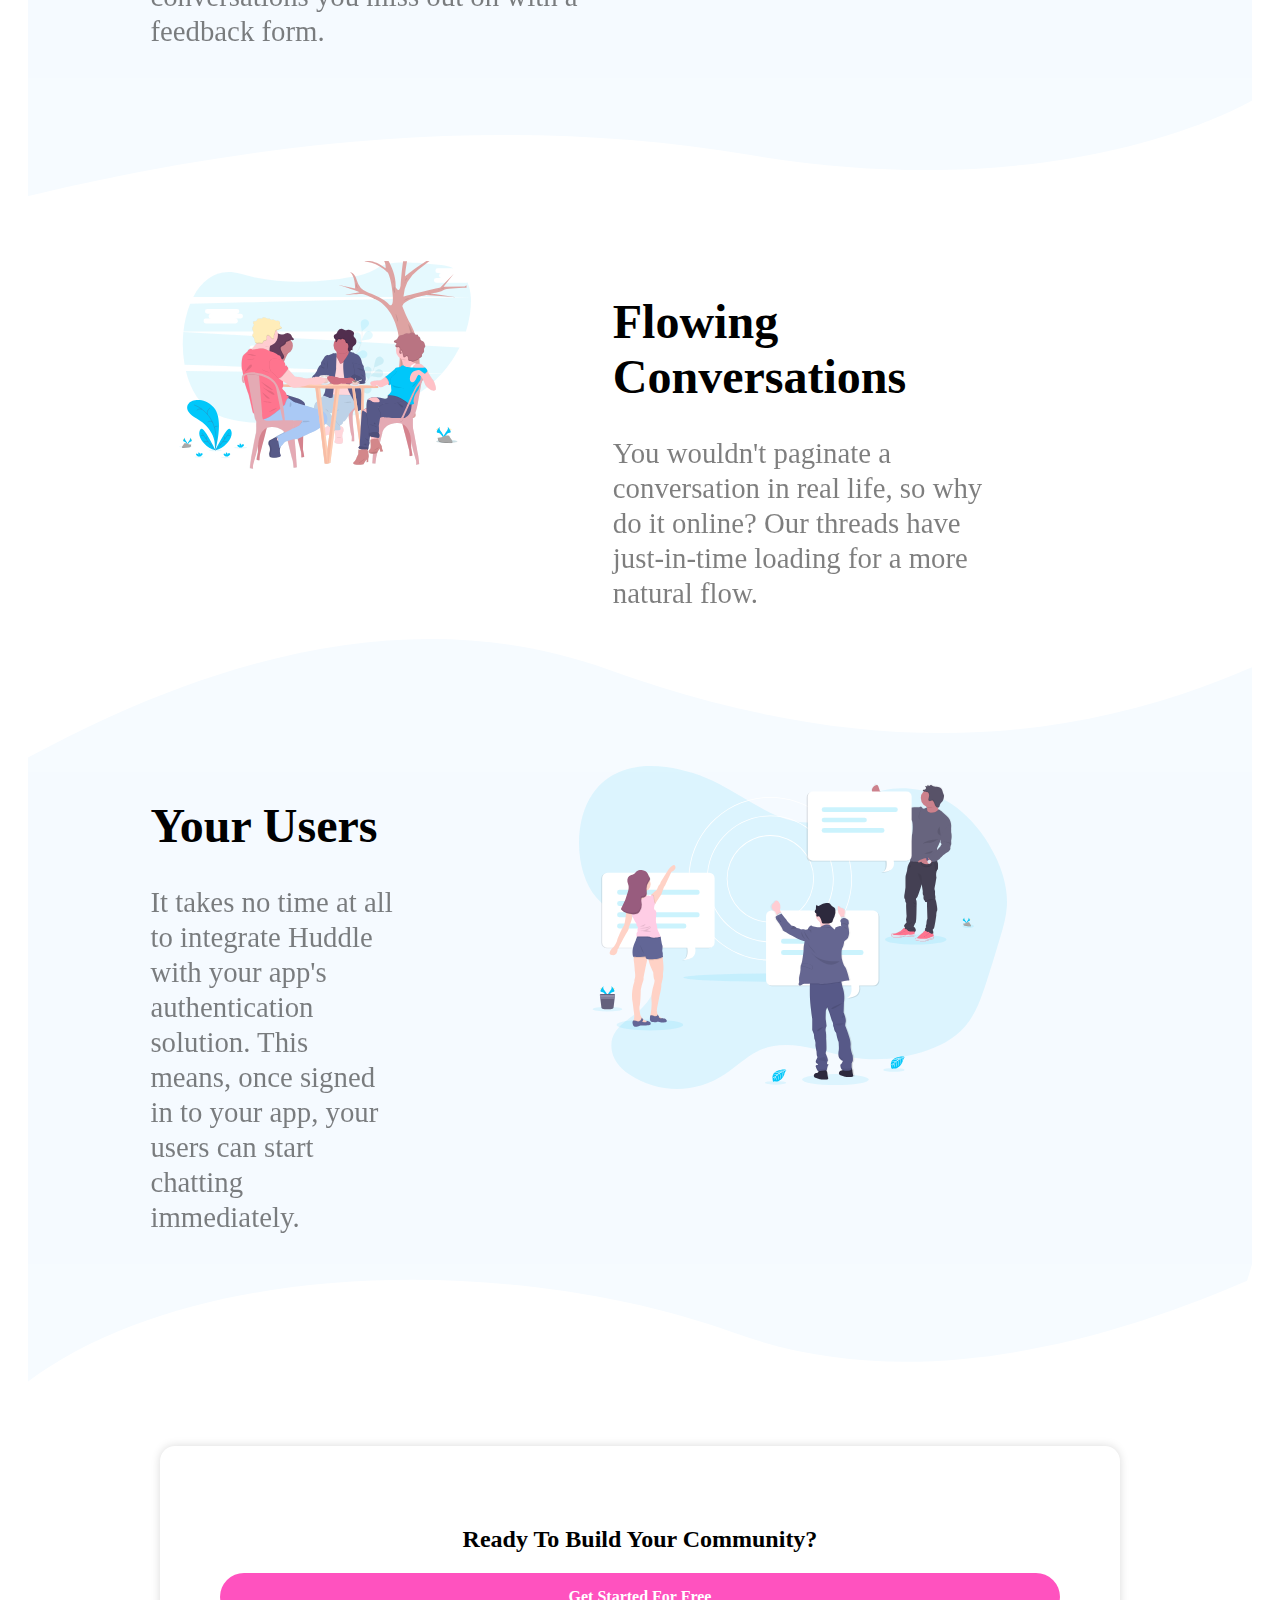
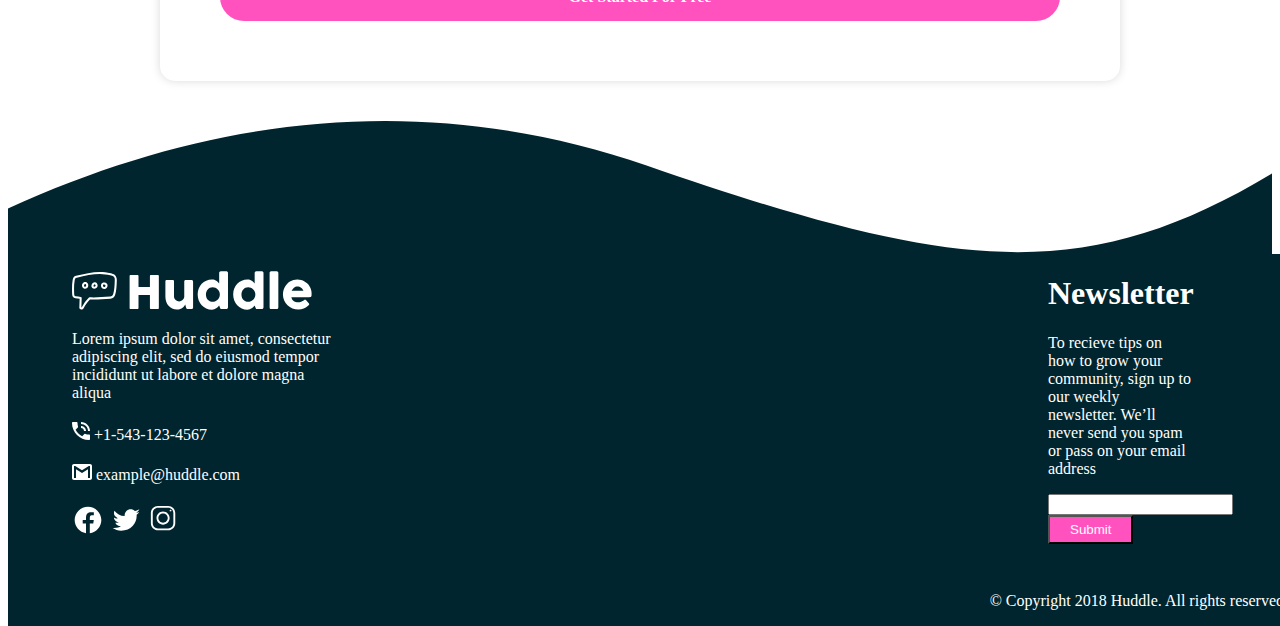
<file: huddle-landing-page-with-curved-sections-master/index.html>
<!DOCTYPE html>
<html lang="en">
<head>
  <meta charset="UTF-8">
  <meta name="viewport" content="width=device-width, initial-scale=1.0"> <!-- displays site properly based on user's device -->

  <link rel="icon" type="image/png" sizes="32x32" href="./images/favicon-32x32.png">
  
  <title>Frontend Mentor | Huddle landing page with alternating feature blocks</title>

  <!-- Feel free to remove these styles or customise in your own stylesheet 👍 -->
  <style>
    *{
      box-sizing: border-box;
    }
    .container{
   
     
      position: relative;
      padding-left: 5%;
      padding-top:5% ;
      
    }
    nav{
      display:flex;
      align-items: center;
      justify-content: space-between;
      
    }
    .button{
      padding: 20px 40px;
      margin-right: 10%;
      border-radius: 30px;
      background-color:  white;
      font-weight: 700;
      color: hsl(322, 100%, 66%);
      
      border-width: 2px;
      border-style: solid;
      border-color: initial;
      
      box-shadow: 0 0 10px rgb(0 0 0 / 10%);
    }
    .flex{
     padding-left: 10%;
     padding-right: 20%;
      margin-top: 5%;
      font-size: 1.5em;
   
     

    }
   
    .flex1{
      padding-left: 10%;
      padding-right: 20%;
      
       font-size: 1.5em;
    background-color: hsl(207, 100%, 98%) ;
      display: flex;
    }
    .flex2{
      padding-left: 10%;
      padding-right: 20%;
       margin-top: 5%;
       font-size: 1.5em;
  
      display: flex;
    
    }
    img{
      max-width: 100%;
    }
  
    .p{
      padding-left: 2%;
font-weight: 400;
padding-right: 15%;
line-height: 35px;
font-size: 1.20em;

text-align: center;
    }
    .box2{
      border-radius: 50px;
      background-color: hsl(322, 100%, 66%);
      cursor: pointer;
      font-size: 16px;
      font-weight: 700;
      padding: 15px 60px;
      color:white;
    }
    .box{
      padding: 10px 10px ;
      background-color: hsl(322, 100%, 66%);
      border-radius: 20px;
      margin:auto;
      margin-left: 20%;
      margin-right: 30%;
      padding-left: 10%;
      color:white;
      font-size: 1.1em;
    
     
    }
    .mockup{
    padding:  80px 60px;
    }
    .container1{
      
     
      padding: 20px;
      margin: 0 auto;
      max-width: 100%;
      width: 2000px;
    }
 
    .card{
     
     
  margin: 0%;
      width: 100%;
   padding: 0%;
    }
    .card2{
     
     
  
      width: 100%;
      
    }
   .card1{
    background-color: #fff;
    box-shadow: 0 0 10px rgb(0 0 0 / 10%);
    border-radius: 5px;
    padding: 7%;
    margin:auto;
    margin-top: 10%;
    width: 60%;
   }

    .p1{
      margin-right:5%;
      line-height: 35px;
      opacity: 0.5;
      font-size: 1.2em;
      font-weight: 500;
      
    }
    .img{
      margin-left:10%;
    }
    .text{
      margin-left:20%;
    }
   
    footer{
     
    
      background-color:  hsl(192, 100%, 9%);

  width:100%;
  color: white;
  position: absolute;
  margin-bottom: 0;
    }
   
    .logo{
      filter: brightness(0) invert(1);
     margin-top: 5%;
    
    }
   .img2{
     width:50%;
     height: 50%;
     margin-left: 20%;
   }
 
    footer ul {
      list-style-type: none;
      padding-left: 0px;
      padding-right: 20%;
      
    }
    
 
    footer ul li {
      margin-bottom: 20px;
      margin-right: 3%;
   
    }
    
    footer .social-media {
      display: flex;
     
      
    }
  
    .container3{
      display: flex;
    }
    .contain{
      flex:70%;
      margin-left: 5%;
    }
    .news{
      flex:50%;
    }
  
    footer p {
      text-align: right;
    }
    .fa-facebook {
     
      color: white;
    }
    .box1{
      background-color: #fff;
      border-radius: 15px;
      box-shadow: 0 0 10px rgb(0 0 0 / 15%);
      margin: 40px 0;
      padding: 60px;
    }
   
    
  .center {
    text-align: center;
}
.container2 {
  padding: 0 20px;
  margin: 0 auto;
  max-width: 100%;
  width: 1000px;
}

.news{
  margin-left: 50%;
  margin-top: 0%;
}
.news p{
text-align: left;
margin-right: 40%;
}
.news button{
  background-color: hsl(322, 100%, 66%);
  color:white;
  padding: 5px 20px;
}
.img4{
  margin-bottom: -10px;
  width:100%;
}
  </style>
</head>
<body>
<div class="container">
  <nav>
<img src="images/logo.svg" alt="logo">
<div class="button">Try it Free</div>
  </nav>
  <div class ="flex">
    <div>
      <h1>
        Build The Community 
       Your Fans Will Love
      </h1>
      <p class="p"> Huddle re-imagines the way we build communities. You have a voice,
         but so does your audience. 
        Create connections with
         your users as you engage in genuine discussion.
      </p>
      <div class ="box"> Get Started For Free</div>
    </div>
<div > 
  <img class="mockup"src="images/screen-mockups.svg">
</div>
  </div>
</div>
<div class="stats">
  <div class="pep">
  
  </div>
  <div class="mill"></div>
</div>
<div class="container1">
  <div class="card">
    <img  class="img4"src="images/bg-section-top-desktop-1.svg">
    <div class ="flex1">
      <div>
        <h1>
         
  Grow Together</h1>
         
        <p class="p1"> Generate meaningful discussions with your audience and build a strong, loyal community. 
          Think of the insightful conversations you miss out on with a feedback form. 
        </p>
       
      </div>
  <div > 
    <img  class="img" src="images/illustration-grow-together.svg">
  </div>
    </div>
    <img src="images/bg-section-bottom-desktop-1.svg">
  </div>
  <div class="card2">
    <div class ="flex2">
      <div > 
        <img  class="img" src="images/illustration-flowing-conversation.svg">
      </div>
      <div class="text">
        <h1>
          Flowing Conversations

  </h1>
         
        <p class="p1"> You wouldn't paginate a conversation in real life, so why do it online? Our threads 
          have just-in-time loading for a more natural flow.
        
        </p>
       
      </div>
  
    </div>
  </div>
    
  <div class="card">
    <img  class="img4" src="images/bg-section-top-desktop-2.svg">
    <div class ="flex1  ">
      <div>
        <h1>
         
          Your Users</h1>
         
        <p class="p1"> It takes no time at all to integrate Huddle with your app's authentication solution. 
          This means, once signed in to your app, your users can start chatting immediately.
        </p>
       
      </div>
   
    <img  class="img img2" src="images/illustration-your-users.svg">
  </div>
  <img src="images/bg-section-bottom-desktop-2.svg">
    </div>
    
    <div > 
  </div>
</div>
<div class="container2 center">
  <div class="box1 small-box">
    <h2>Ready To Build Your Community?</h2>
    <div class ="box2"> Get Started For Free</div>
  </div>
</div>


  
 
<div><img  class="img4" src="images/bg-footer-top-desktop.svg"></div>
  <footer>
  <div class="container3">
   
<div class="contain">
  <div> <img  class="logo" src="images/logo.svg"></div>
<div class="flex-align">
  <ul>
    <li class="what"> Lorem ipsum dolor sit amet, 
      consectetur adipiscing elit, sed do eiusmod tempor 
      incididunt ut labore et dolore magna aliqua</li>
    <li><img src="images/icon-phone.svg"> +1-543-123-4567</li>
    <li><img src="images/icon-email.svg"> example@huddle.com</li>

  <ul class="social-media">
    <li>
      <a class="circle" href="#">
        <svg xmlns="http://www.w3.org/2000/svg" x="0px" y="0px"
        width="32" height="32"
        viewBox="0 0 172 172"
        style=" fill:#000000;"><g fill="none" fill-rule="nonzero" stroke="none" stroke-width="1" stroke-linecap="butt" stroke-linejoin="miter" stroke-miterlimit="10" stroke-dasharray="" stroke-dashoffset="0" font-family="none" font-weight="none" font-size="none" text-anchor="none" style="mix-blend-mode: normal"><path d="M0,172v-172h172v172z" fill="none"></path><g fill="#ffffff"><path d="M86,14.33333c-39.5815,0 -71.66667,32.08517 -71.66667,71.66667c0,35.9265 26.4665,65.5965 60.9525,70.778v-51.78633h-17.73033v-18.84117h17.73033v-12.5345c0,-20.75467 10.11217,-29.8635 27.36233,-29.8635c8.26317,0 12.62767,0.60917 14.69883,0.88867v16.44033h-11.76767c-7.32433,0 -9.88283,6.9445 -9.88283,14.7705v10.2985h21.46417l-2.90967,18.84117h-18.54733v51.93683c34.9805,-4.73717 61.963,-34.65083 61.963,-70.9285c0,-39.5815 -32.08517,-71.66667 -71.66667,-71.66667z"></path></g></g></svg>
      </a>
    </li>
    <li>
      <a class="circle" href="#">
        <svg xmlns="http://www.w3.org/2000/svg" x="0px" y="0px"
        width="32" height="32"
        viewBox="0 0 172 172"
        style=" fill:#000000;"><g fill="none" fill-rule="nonzero" stroke="none" stroke-width="1" stroke-linecap="butt" stroke-linejoin="miter" stroke-miterlimit="10" stroke-dasharray="" stroke-dashoffset="0" font-family="none" font-weight="none" font-size="none" text-anchor="none" style="mix-blend-mode: normal"><path d="M0,172v-172h172v172z" fill="none"></path><g fill="#ffffff"><path d="M157.66667,28.6595c-5.59,3.31817 -16.80583,7.84033 -23.39917,9.14467c-0.1935,0.05017 -0.35117,0.11467 -0.5375,0.16483c-5.8265,-5.74767 -13.81017,-9.3095 -22.64667,-9.3095c-17.80917,0 -32.25,14.44083 -32.25,32.25c0,0.93883 -0.07883,2.666 0,3.58333c-24.02983,0 -42.31917,-12.58467 -55.43417,-28.66667c-1.42617,3.58333 -2.04967,9.245 -2.04967,14.56267c0,10.0405 7.8475,19.90183 20.06667,26.015c-2.25033,0.5805 -4.73,0.99617 -7.31,0.99617c-4.16383,0 -8.57133,-1.0965 -12.60617,-4.42183c0,0.12183 0,0.2365 0,0.3655c0,14.03233 14.89233,23.5855 28.13633,26.24433c-2.6875,1.58383 -8.1055,1.7415 -10.75,1.7415c-1.86333,0 -8.45667,-0.85283 -10.21967,-1.1825c3.68367,11.5025 16.97067,17.96683 29.63417,18.19617c-9.90433,7.76867 -16.77717,10.64967 -37.05883,10.64967h-6.90867c12.814,8.213 29.1325,14.3405 45.48683,14.3405c53.24833,0 83.51317,-40.58483 83.51317,-78.8405c0,-0.61633 -0.01433,-1.90633 -0.03583,-3.2035c0,-0.129 0.03583,-0.25083 0.03583,-0.37983c0,-0.1935 -0.05733,-0.37983 -0.05733,-0.57333c-0.0215,-0.97467 -0.043,-1.88483 -0.0645,-2.35783c5.66167,-4.085 10.57083,-9.1805 14.45517,-14.9855c-5.19583,2.30767 -10.7715,3.85567 -16.62667,4.558c5.977,-3.58333 14.4695,-12.126 16.62667,-18.89133z"></path></g></g></svg>
      </a>
    </li>
    <li>
      <a class="circle" href="#">
       <svg xmlns="http://www.w3.org/2000/svg" x="0px" y="0px"
width="30" height="30"
viewBox="0 0 172 172"
style=" fill:#000000;"><g fill="none" fill-rule="nonzero" stroke="none" stroke-width="1" stroke-linecap="butt" stroke-linejoin="miter" stroke-miterlimit="10" stroke-dasharray="" stroke-dashoffset="0" font-family="none" font-weight="none" font-size="none" text-anchor="none" style="mix-blend-mode: normal"><path d="M0,172v-172h172v172z" fill="none"></path><g fill="#ffffff"><path d="M51.31446,10.75c-22.33984,0 -40.56446,18.22461 -40.56446,40.56446v58.66308c0,22.29785 18.22461,40.52246 40.56446,40.52246h58.66308c22.29785,0 40.52246,-18.2246 40.52246,-40.56445v-58.62109c0,-22.33984 -18.2246,-40.56446 -40.56445,-40.56446zM51.31446,21.5h58.62109c16.54492,0 29.81445,13.26953 29.81445,29.81446v58.62109c0,16.54492 -13.26953,29.81445 -29.77246,29.81445h-58.66308c-16.54493,0 -29.81446,-13.26953 -29.81446,-29.77246v-58.66308c0,-16.54493 13.26953,-29.81446 29.81446,-29.81446zM123.625,32.25c-2.98145,0 -5.375,2.39355 -5.375,5.375c0,2.98145 2.39355,5.375 5.375,5.375c2.98145,0 5.375,-2.39355 5.375,-5.375c0,-2.98145 -2.39355,-5.375 -5.375,-5.375zM80.625,43c-20.70215,0 -37.625,16.92285 -37.625,37.625c0,20.70215 16.92285,37.625 37.625,37.625c20.70215,0 37.625,-16.92285 37.625,-37.625c0,-20.70215 -16.92285,-37.625 -37.625,-37.625zM80.625,53.75c14.90723,0 26.875,11.96777 26.875,26.875c0,14.90723 -11.96777,26.875 -26.875,26.875c-14.90723,0 -26.875,-11.96777 -26.875,-26.875c0,-14.90723 11.96777,-26.875 26.875,-26.875z"></path></g></g></svg>
      </a>
    </li>
  </ul>
</div>
</div>
<div class="news">
<h1> Newsletter</h1>
<p> To recieve tips on how to grow your community, sign up to our weekly newsletter. We’ll never 
  send you spam or pass on your email address</p>
<input type="text">
<button>Submit</button>
</div>
  </div>
  <p>&copy; Copyright 2018 Huddle. All rights reserved.</p>
</footer>
  </body>
  </html>
</file>
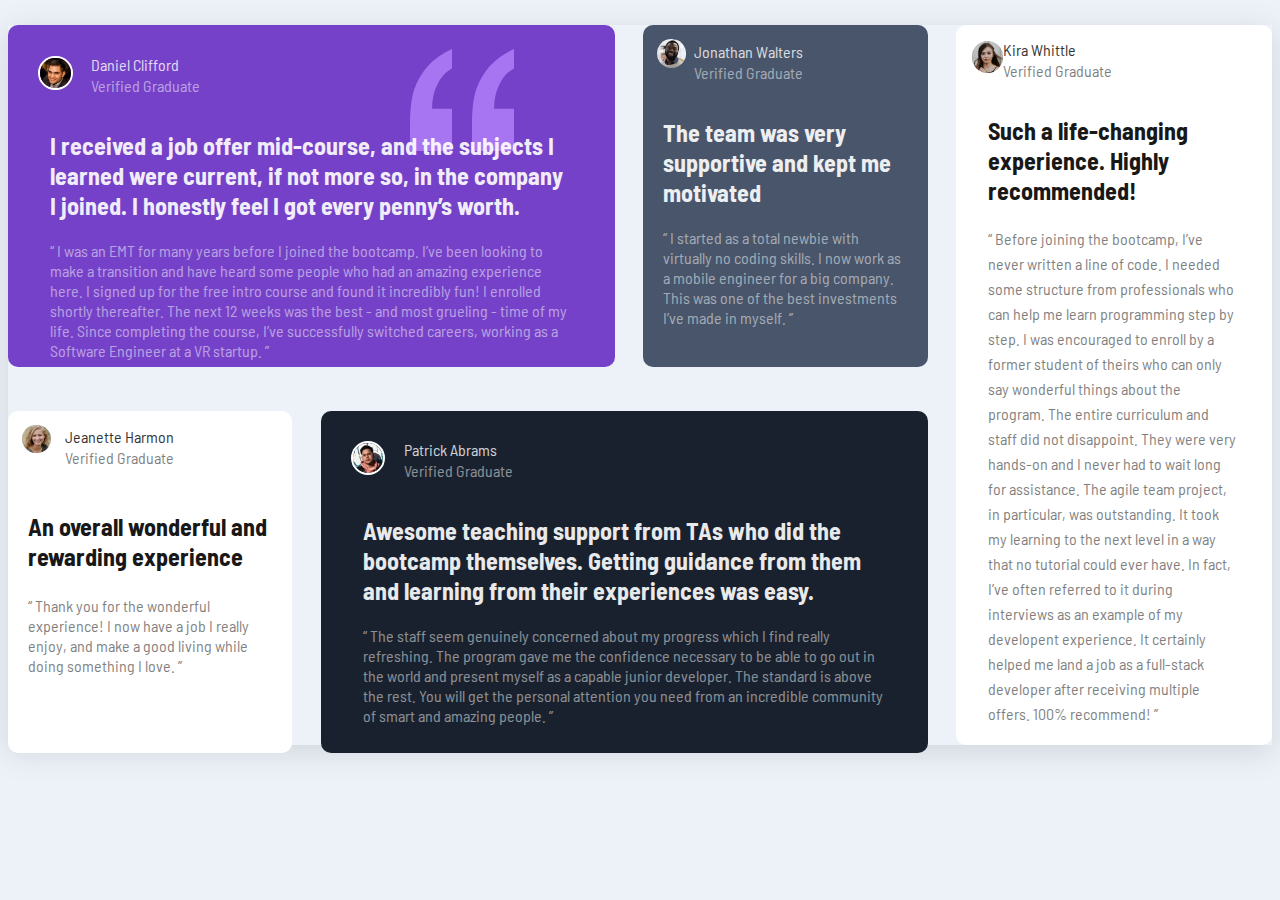
<file: testimonials-grid-section-main/index.html>
<!DOCTYPE html>
<html lang="en"   >
<head>
  <meta charset="UTF-8">
  <meta name="viewport" content="width=device-width, initial-scale=1.0"> <!-- displays site properly based on user's device -->

  <link rel="icon" type="image/png" sizes="32x32" href="./images/favicon-32x32.png">
  
  <title>Frontend Mentor | [Challenge Name Here]</title>
  <link rel = "stylesheet" href="style.css">

  <!-- Feel free to remove these styles or customise in your own stylesheet 👍 -->
  
</head>
<body>
  <div id ="container">
    
   <div class="last">
    <div class="profile">
         
      <img class="person2" src="images/image-kira.jpg">
      <div class class="group1">
      
   <p class="text">    Kira Whittle</p>
       <p class="gap"> Verified Graduate</p>
      
      </div>
    </div>
      <div class="text4">
        <h2>  Such a life-changing experience. Highly recommended!</h2>
         <p>
          “ Before joining the bootcamp, I’ve never written a line of code. I needed some structure from 
  professionals who can help me learn programming step by step. I was encouraged to enroll by a former 
  student of theirs who can only say wonderful things about the program. The entire curriculum and staff 
  did not disappoint. They were very hands-on and I never had to wait long for assistance. The agile team 
  project, in particular, was outstanding. It took my learning to the next level in a way that no tutorial 
  could ever have. In fact, I’ve often referred to it during interviews as an example of my developent 
  experience. It certainly helped me land a job as a full-stack developer after receiving multiple offers. 
  100% recommend! ”</p>
         </div>

  
   </div>    
   <div class="firstrow">
     <div class="first">
      
      <div class="profile">
         
        <img class="person" src="images/image-daniel.jpg">
        <div class="group">
        
     <p class="text"> Daniel Clifford</p>
         <p class="gap"> Verified Graduate</p>
        
        </div>
    
       
      
       </div>
       <div class="text2">
       <h2>I received a job offer mid-course, and the subjects I learned were current, if not more so, 
        in the company I joined. I honestly feel I got every penny’s worth.</h2>
        <p>
          “ I was an EMT for many years before I joined the bootcamp. I’ve been looking to make a 
          transition and have heard some people who had an amazing experience here. I signed up 
          for the free intro course and found it incredibly fun! I enrolled shortly thereafter. 
          The next 12 weeks was the best - and most grueling - time of my life. Since completing 
          the course, I’ve successfully switched careers, working as a Software Engineer at a VR startup. ”</p>
        </div>
        </div>
     <div class="second">
      <div class="profile">
         
        <img class="person2" src="images/image-jonathan.jpg">
        <div class="group">
        
     <p class="text">   Jonathan Walters</p>
         <p class="gap"> Verified Graduate</p>
        
        </div>
      </div>
        <div class="text2">
          <h2>The team was very supportive and kept me motivated</h2>
           <p>
            “ I started as a total newbie with virtually no coding skills. I now work as a mobile engineer 
  for a big company. This was one of the best investments I’ve made in myself. ”
    </p>
           </div>
       
      
       
     </div>

   </div>
   <div class="secondrow">
    <div class="third">
      <div class="profile">
         
        <img class="person2" src="images/image-jeanette.jpg">
        <div class="group1">
        
     <p class="text"> Jeanette Harmon</p>
         <p class="gap"> Verified Graduate</p>
        
        </div>
      </div>
        <div class="text3">
          <h2> An overall wonderful and rewarding experience</h2>
           <p>
            “ Thank you for the wonderful experience! I now have a job I really enjoy, and make a good living 
            while doing something I love. ”</p>
           </div>
      
       
      
      
    </div>
    <div class="fourth">
      <div class="profile">
         
        <img class="person" src="images/image-patrick.jpg">
        <div class="group">
        
     <p class="text">   Patrick Abrams</p>
         <p class="gap"> Verified Graduate</p>
        
        </div>
      </div>
        <div class="text2">
          <h2>Awesome teaching support from TAs who did the bootcamp themselves. Getting guidance from them and 
            learning from their experiences was easy.</h2>
           <p>
            “ The staff seem genuinely concerned about my progress which I find really refreshing. The program 
  gave me the confidence necessary to be able to go out in the world and present myself as a capable 
  junior developer. The standard is above the rest. You will get the personal attention you need from 
  an incredible community of smart and amazing people. ”</p>
           </div>
       
       
      
       
    </div>

  </div>
  </div>
  <!-- Daniel Clifford
  Verified Graduate

  I received a job offer mid-course, and the subjects I learned were current, if not more so, 
  in the company I joined. I honestly feel I got every penny’s worth.

  “ I was an EMT for many years before I joined the bootcamp. I’ve been looking to make a 
  transition and have heard some people who had an amazing experience here. I signed up 
  for the free intro course and found it incredibly fun! I enrolled shortly thereafter. 
  The next 12 weeks was the best - and most grueling - time of my life. Since completing 
  the course, I’ve successfully switched careers, working as a Software Engineer at a VR startup. ”

  Jonathan Walters
  Verified Graduate

  The team was very supportive and kept me motivated

  “ I started as a total newbie with virtually no coding skills. I now work as a mobile engineer 
  for a big company. This was one of the best investments I’ve made in myself. ”

  Jeanette Harmon
  Verified Graduate

  An overall wonderful and rewarding experience

  “ Thank you for the wonderful experience! I now have a job I really enjoy, and make a good living 
  while doing something I love. ”

  Patrick Abrams
  Verified Graduate

  Awesome teaching support from TAs who did the bootcamp themselves. Getting guidance from them and 
  learning from their experiences was easy.

  “ The staff seem genuinely concerned about my progress which I find really refreshing. The program 
  gave me the confidence necessary to be able to go out in the world and present myself as a capable 
  junior developer. The standard is above the rest. You will get the personal attention you need from 
  an incredible community of smart and amazing people. ”

  Kira Whittle
  Verified Graduate

  Such a life-changing experience. Highly recommended!

  “ Before joining the bootcamp, I’ve never written a line of code. I needed some structure from 
  professionals who can help me learn programming step by step. I was encouraged to enroll by a former 
  student of theirs who can only say wonderful things about the program. The entire curriculum and staff 
  did not disappoint. They were very hands-on and I never had to wait long for assistance. The agile team 
  project, in particular, was outstanding. It took my learning to the next level in a way that no tutorial 
  could ever have. In fact, I’ve often referred to it during interviews as an example of my developent 
  experience. It certainly helped me land a job as a full-stack developer after receiving multiple offers. 
  100% recommend! ”
  
  <div class="attribution">
    Challenge by <a href="https://www.frontendmentor.io?ref=challenge" target="_blank">Frontend Mentor</a>. 
    Coded by <a href="#">Your Name Here</a>. -->
  </div>
</body>
</html>
</file>
<file: fylo-data-storage-component-master/style.css>
@import url('https://fonts.googleapis.com/css2?family=Barlow+Semi+Condensed&family=Inter:wght@700&family=Lexend+Deca:wght@300;700&family=Outfit&family=Raleway&family=Red+Hat+Display:wght@500&display=swap');
body{
    background-color: hsl(229, 57%, 11%);
    background-image: url("images/bg-desktop.png");
    background-repeat: no-repeat;
    height: auto;
    background-attachment: fixed;
    background-position: center bottom;
    font-family: 'Raleway', sans-serif;
   
}
.container{
    height:200px;
    width:60%;
  
    
    margin: auto;
    display: flex;
    margin-top: 20%;



}
.p{
    color: rgb(216, 211, 211);
    padding: auto;
    margin-top: 9%;
    margin-left: 8%;
    font-size: 14px;
    word-spacing: 20%;
    opacity: 0.5;
 
}

.box1{
    width:30%;
    height: 110%;
    flex:50%;
    margin-left: 10%;
   margin-right: 3%;

    background-color: hsl(228, 56%, 26%);
    border-radius: 10px 50% 10px 10px;


}
.logo{
 padding: 40px;
}
.folder{
    display: flex;
    padding-left: 25px;
}
.folder img{
    width:50%;
    height: 50%;
    flex:30%;
   margin-top: 10px;
   margin-left: 12px;
}
.box3{
    width:50px;
    height: 50px;
    background-color: hsl(229, 57%, 11%);
    margin-left: 5%;
   border-radius: 10px;
}
.box2{
    height: 80%;
    
    flex:70%;
    margin-top: 5%;
    background-color: hsl(228, 56%, 26%);
    border-radius: 10px;
}
.bar{
    width:80%;
    height:12px;
    background-color: hsl(229, 57%, 11%);
   border-radius: 50px;
    margin: auto;
    margin-top: 7%;

}
.value{
    display: flex;
    justify-content: space-between;
}
p{
 color: white;

}

.p1{
    float: right;
    margin-left: 20%;
}
.bar1{
    width:75%;
    height:12px;
    border-radius: 50px;
    background-image: linear-gradient(to right, hsl(6, 100%, 80%),hsl(335, 100%, 65%));
}
.circle{
    width:5%;
    height:12px;
    border-radius: 100%;
    float: right;
    background-color: azure;
}

.box5{
    width:40%;
    float: right;
    height: 70px;
    margin-top: -60px;
    margin-right: 10%;
    padding: auto;
    padding-top: 20px;
    background-color: aliceblue;
    border-radius: 10px 10px 0% 10px;
   
   
}
b{
    font-weight: bolder;
    font-size: 20px;
    font-size: x-large;
  

}
.b{
    font-weight: bolder;
    padding-top: 20%;
    margin-left: 10%;
    font-size: 20px;
    font-size: x-large;
}
.p3{
    color: black;
    margin-top: 5%;
    margin-left: 10%;
    
font-size: medium;
font-weight: bold;
display: inline;
}
</file>
<file: testimonials-grid-section-main/style.css>
@import url('https://fonts.googleapis.com/css2?family=Barlow+Semi+Condensed&family=Inter:wght@700&family=Lexend+Deca:wght@300;700&family=Outfit&family=Raleway&family=Red+Hat+Display:wght@500&display=swap');
body{
    background-color:  hsl(210, 46%, 95%);
font-family: 'Barlow Semi Condensed', sans-serif;;
}
#container{
    width:100%;
    height:720px;
    box-shadow: rgba(100, 100, 111, 0.2) 0px 7px 29px 0px;
    
    justify-content: space-around;

 
  }
  .last{
 float:right;
 width:25%;
 height: 100%;
 border-radius: 10px;
 background-color: white;
 
 
  }
  .firstrow,.secondrow{
    display: flex;
    width:75%;
    height: 50%;
    margin-top: 2%;
  }
  .first{
    width:50%;
    background-image: url("images/bg-pattern-quotation.svg");
    background-repeat: no-repeat;
    background-position: 80% 10%;
 
   flex:50%;
   height:95%;
    background-color: hsl(263, 55%, 52%);
    margin-right: 3%;
    border-radius: 10px;
  }
  .second{
    width:30%;
    height:95%;
    background-color: hsl(217, 19%, 35%);
    margin-right: 3%;
    border-radius: 10px;
  }
  .third{
   width:30%;
   height:95%;
   background-color: white;
   margin-right: 3%;
   border-radius: 10px;
  }
  .fourth{
   width:50%;
   height:95%;
       flex:50%;
    background-color: hsl(219, 29%, 14%);
    margin-right: 3%;
    border-radius: 10px;
  }

  
  .profile{
    display: flex;
    margin-top: 3%;
  }
.text2{
  margin-left:7%;
  margin-right: 7%;
  color: white;
  line-height: 20px;

  }
  .text3{
    margin-left: 7%;
    margin-right: 7%;
    line-height: 20px;
    margin-top:10%;
  }
  .text3 p{
      margin-top: 10%;
  }
  .text4{
    margin-left: 10%;
    margin-right: 10%;
    line-height: 25px;
  margin-top:5%;
 
  
  }
  h2{
      opacity: 0.9;
      line-height: 30px;
  }
  p{
      opacity: 0.5;
   
  }
  .group1{
    margin-top: 1%;
    margin-left: 5%;
  }
  .group{
 margin-top: 1%;
 margin-left: 3%;
 color:white;
  }
  .person{
      border: 2px solid white;
      border-radius:50%;
      width:5%;
      height: 5%;
      margin-left: 5%;
      margin-top: 2%;
     
  }
.person2{
    width:10%;
      height: 10%;
      border-radius:50%;
      margin-left: 5%;
      margin-top: 2%;
}
  .text{
      margin-top: 5%;
      margin-bottom: 2px;
      opacity: 0.8;
      
  }
  .gap{
      margin-top: 0px;
      opacity: 0.5;
      
  }
</file>
